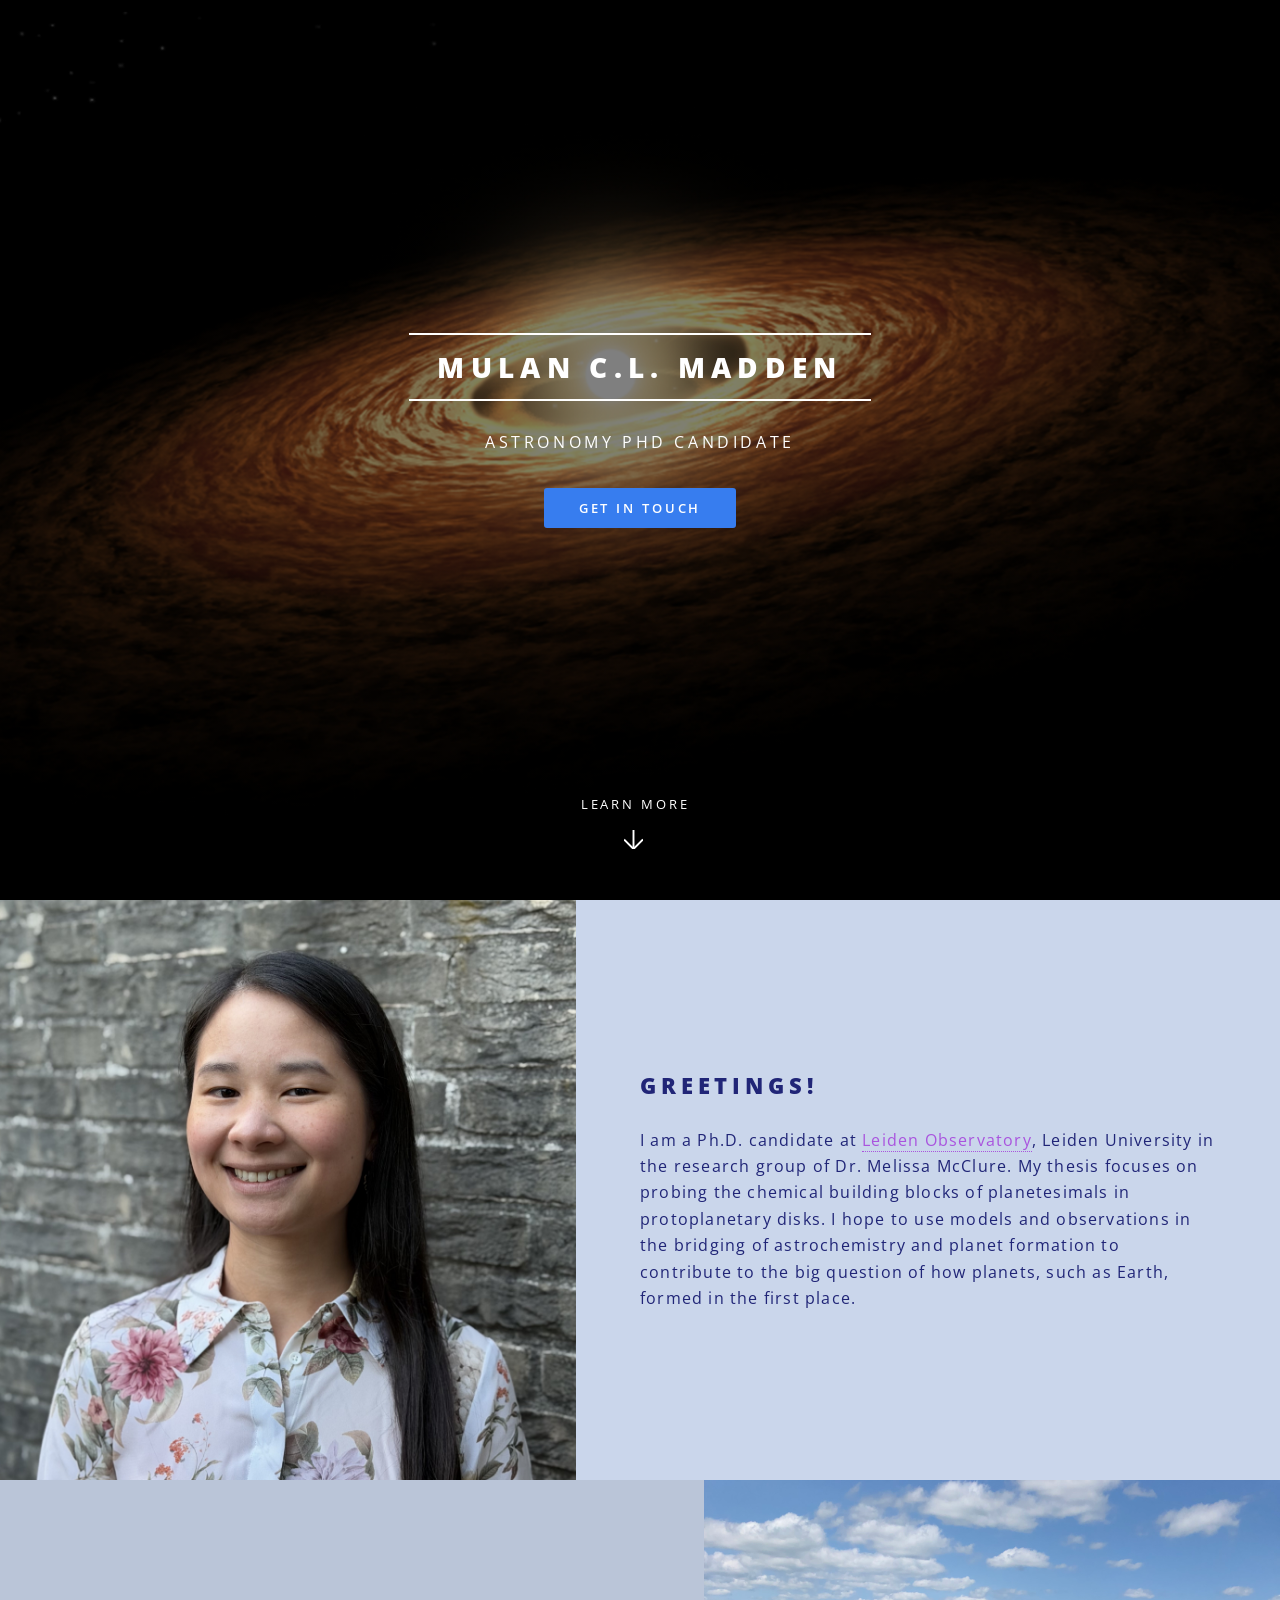
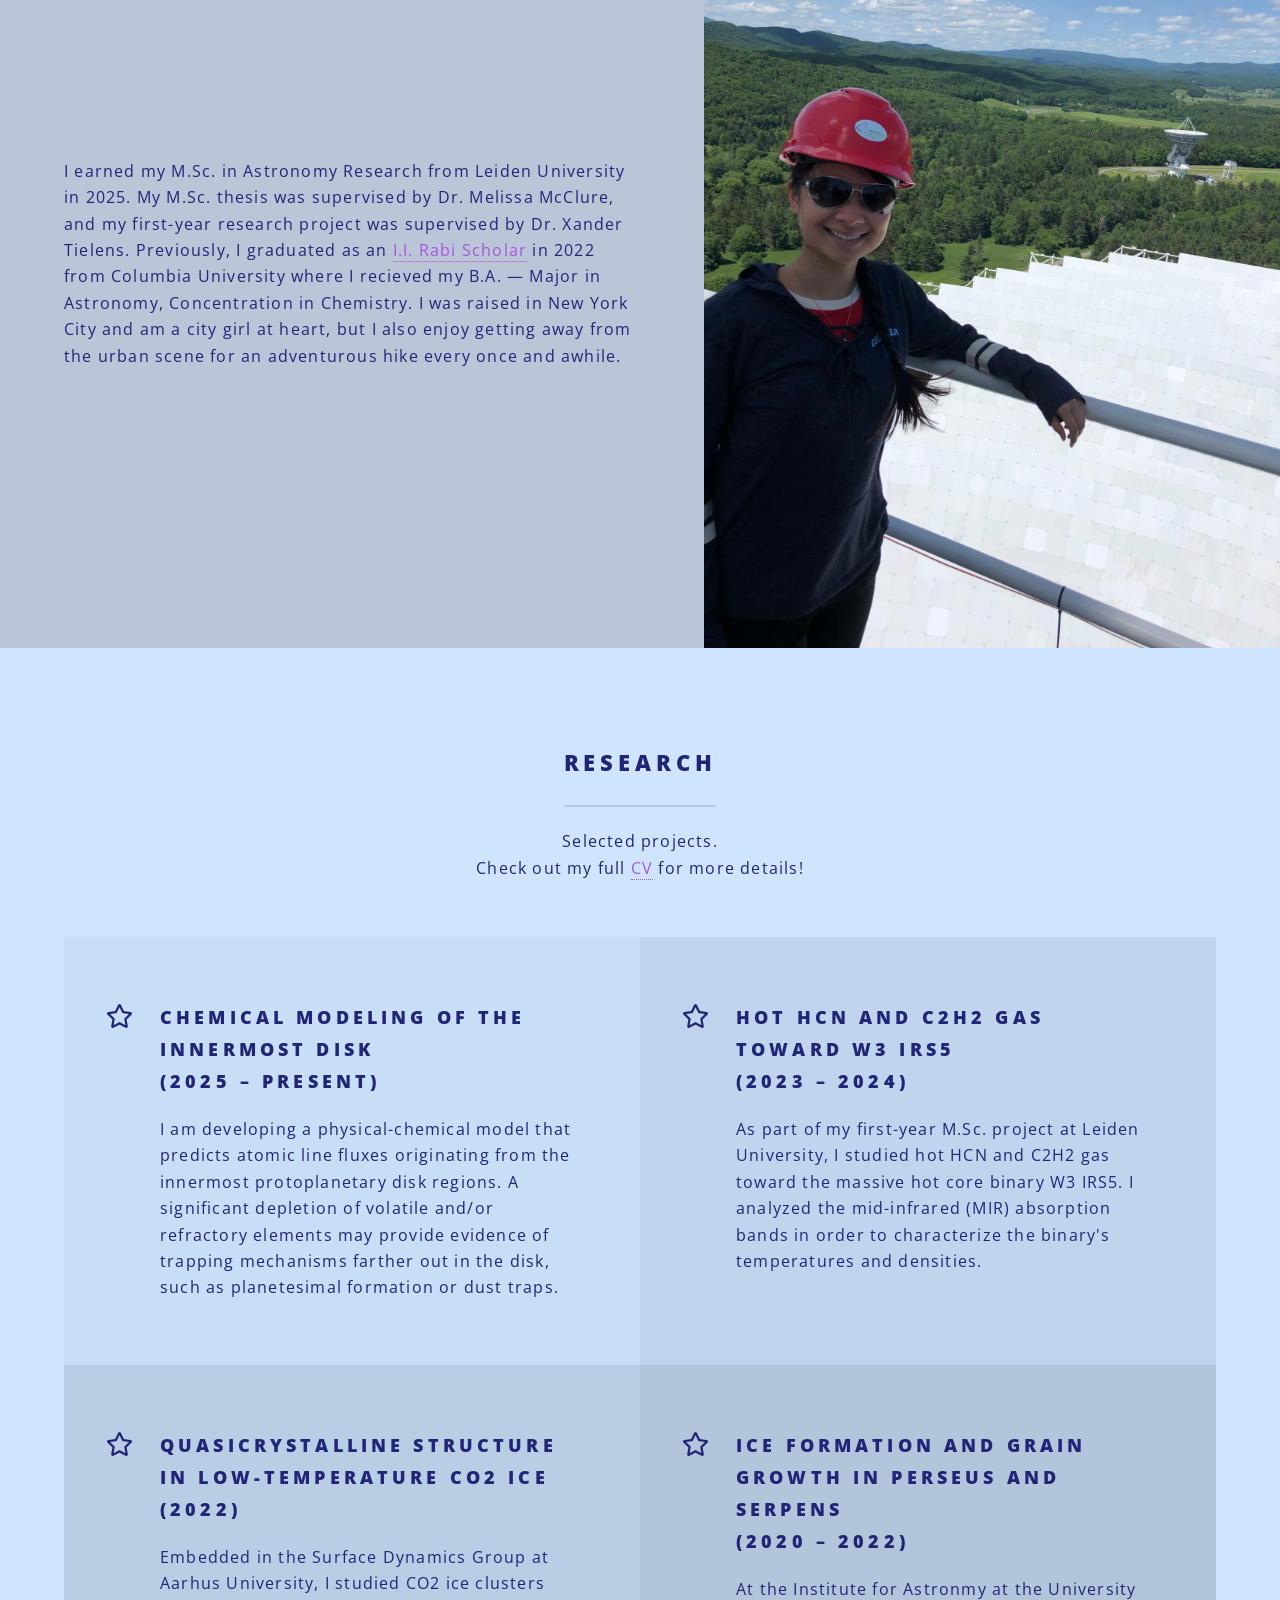
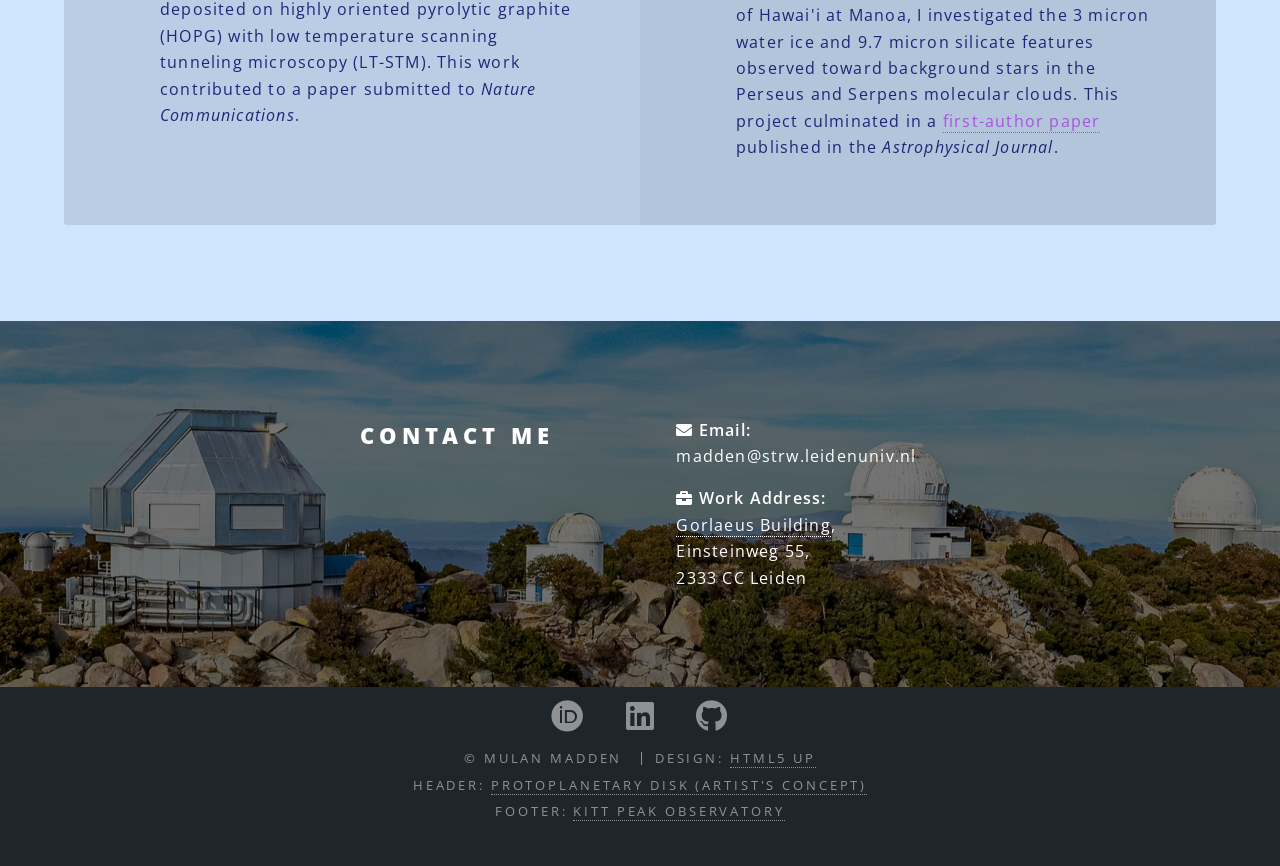
<file: index.html>
<!DOCTYPE HTML>
<!--
	Spectral by HTML5 UP
	html5up.net | @ajlkn
	Free for personal and commercial use under the CCA 3.0 license (html5up.net/license)
-->
<html>
	<head>
		<title>mclmadden</title>
		<meta charset="utf-8" />
		<meta name="viewport" content="width=device-width, initial-scale=1, user-scalable=no" />
		<link rel="stylesheet" href="assets/css/main.css" />
		<noscript><link rel="stylesheet" href="assets/css/noscript.css" /></noscript>
	</head>
	<body class="landing is-preload">

		<!-- Page Wrapper -->
			<div id="page-wrapper">

				<!-- Header -->
					<!-- <header id="header" class="alt">
						<h1><a href="index.html">Spectral</a></h1>
						<nav id="nav">
							<ul>
								<li class="special">
									<a href="#menu" class="menuToggle"><span>Menu</span></a>
									<div id="menu">
										<ul>
											<li><a href="index.html">Home</a></li>
											<li><a href="generic.html">Generic</a></li>
											<li><a href="elements.html">Elements</a></li>
											<li><a href="#">Sign Up</a></li>
											<li><a href="#">Log In</a></li>
										</ul>
									</div>
								</li>
							</ul>
						</nav>
					</header> -->

				<!-- Banner -->
					<section id="banner">
						<div class="inner">
							<h2>Mulan C.L. Madden</h2>
							<p>Astronomy PhD Candidate</p>
							<ul class="actions special">
								<li><a href="#cta" class="button primary">Get In Touch</a></li>
							</ul>
						</div>
						<a href="#two" class="more scrolly">Learn More</a>
					</section>

				<!-- One -->
					<!-- <section id="one" class="wrapper style1 special">
						<div class="inner">
							<header class="major">
								<h2>Arcu aliquet vel lobortis ata nisl<br />
								eget augue amet aliquet nisl cep donec</h2>
								<p>Aliquam ut ex ut augue consectetur interdum. Donec amet imperdiet eleifend<br />
								fringilla tincidunt. Nullam dui leo Aenean mi ligula, rhoncus ullamcorper.</p>
							</header>
							<ul class="icons major">
								<li><span class="icon fa-gem major style1"><span class="label">Lorem</span></span></li>
								<li><span class="icon fa-heart major style2"><span class="label">Ipsum</span></span></li>
								<li><span class="icon solid fa-code major style3"><span class="label">Dolor</span></span></li>
							</ul>
						</div>
					</section> -->

				<!-- Two -->
					<section id="two" class="wrapper alt style1">
						<section class="spotlight">
							<div class="image"><img src="images/pfp_2026.jpg" alt="" /></div><div class="content">
								<h2>Greetings!</h2>
								<p>
									I am a Ph.D. candidate at <a href="https://www.universiteitleiden.nl/en/science/astronomy">Leiden Observatory</a>, Leiden University in the research group of Dr. Melissa McClure. 
									My thesis focuses on probing the chemical building blocks of planetesimals in protoplanetary disks.
									I hope to use models and observations in the bridging of astrochemistry and planet formation to contribute to the big question of how planets, such as Earth, formed in the first place.
								</p>
							</div>
						</section>
						<section class="spotlight">
							<div class="image"><img src="images/GBT.jpg" alt="" /></div><div class="content">
								<p>
									I earned my M.Sc. in Astronomy Research from Leiden University in 2025. 
									My M.Sc. thesis was supervised by Dr. Melissa McClure, and my first-year research project was supervised by Dr. Xander Tielens.
									Previously, I graduated as an <a href="https://urf.columbia.edu/urf/research/rabi">I.I. Rabi Scholar</a> in 2022 from Columbia University where I recieved my B.A. &#8212; Major in Astronomy, Concentration in Chemistry.
									I was raised in New York City and am a city girl at heart, but I also enjoy getting away from the urban scene for an adventurous hike every once and awhile.
								</p>
							</div>
						</section> 
					</section>
					
				<!-- Three -->
					<section id="three" class="wrapper style3 special">
						<div class="inner">
							<header class="major">
								<h2>Research</h2>
								<p> Selected projects.
									<br>Check out my full <a href="CV_github.pdf" target="_blank">CV</a> for more details!</br> 
								</p>
							</header>
							<ul class="features">
								<li class="icon fa-star">
									<h3>Chemical Modeling of the Innermost Disk <br>(2025 &#8211; present)</h3>
									<p>I am developing a physical-chemical model that predicts atomic line fluxes originating from the innermost protoplanetary disk regions.
									A significant depletion of volatile and/or refractory elements may provide evidence of trapping mechanisms farther out in the disk, such as planetesimal formation or dust traps.
									</p>
								</li>
								<li class="icon fa-star">
									<h3>Hot HCN and C2H2 Gas Toward W3 IRS5 <br>(2023 &#8211; 2024)</h3>
									<p>As part of my first-year M.Sc. project at Leiden University, I studied hot HCN and C2H2 gas toward the massive hot core binary W3 IRS5.
										I analyzed the mid-infrared (MIR) absorption bands in order to characterize the binary's temperatures and densities. 
									</p>
								</li>
								<li class="icon fa-star">
									<h3>Quasicrystalline Structure in Low-Temperature CO2 Ice <br>(2022)</h3>
									<p>Embedded in the Surface Dynamics Group at Aarhus University, I studied CO2 ice clusters deposited on highly oriented pyrolytic graphite (HOPG) with low temperature scanning tunneling microscopy (LT-STM).
									This work contributed to a paper submitted to <em>Nature Communications</em>.
									</p>
								</li>
								<li class="icon fa-star">
									<h3>Ice Formation and Grain Growth in Perseus and Serpens <br>(2020 &#8211; 2022)</h3>
									<p>At the Institute for Astronmy at the University of Hawai'i at Manoa, I investigated the 3 micron water ice and 9.7 micron silicate features observed toward background stars in the Perseus and Serpens molecular clouds.
										This project culminated in a <a href="https://ui.adsabs.harvard.edu/abs/2022ApJ...930....2M/abstract">first-author paper</a>  published in the <em>Astrophysical Journal</em>.
									</p>
								</li>
							</ul>
						</div>
					</section>

				<!-- CTA -->
					<section id="cta" class="wrapper style4">
						<div class="inner">
							<header>
								<h2>Contact Me</h2>
							</header>
							<ul class="actions stacked">
								<li>
									 <strong><span class="icon solid fa-envelope"></span> Email:</strong> 
									<br>madden&#64;<!--.example-->strw&#46;leidenuniv&#46;nl
								</li>
								<li> 
									<strong><span class="icon solid fa-briefcase"></span> Work Address:</strong>
									<br><a href="https://www.universiteitleiden.nl/en/locations/gorlaeus-building#tab-1">Gorlaeus Building</a>, 
									<br>Einsteinweg 55,
									<br>2333 CC Leiden 
								</li>
							</ul>
						</div>
					</section>
					
				<!-- Footer -->
					<footer id="footer">
						<ul class="icons">
							<li><a href="https://orcid.org/0000-0002-0913-6110" class="icon brands fa-orcid"><span class="label">ORCID</span></a></li>
							<li><a href="https://www.linkedin.com/in/mclmadden" class="icon brands fa-linkedin"><span class="label">LinkedIn</span></a></li>
							<li><a href="https://github.com/Mclmadden" class="icon brands fa-github"><span class="label">Github</span></a></li>
						</ul>
						<ul class="copyright">
							<li>&copy; Mulan Madden</li>
							<li>Design: <a href="http://html5up.net">HTML5 UP</a></li>
							<br><li:first-child>Header: <a href="https://science.nasa.gov/asset/webb/protoplanetary-disk-artists-concept/">Protoplanetary Disk (Artist's Concept)</a></li>
							<br><li:first-child>Footer: <a href="https://kpno.noirlab.edu/images/iotw2345a/">Kitt Peak Observatory</a></li>
						</ul>
					</footer>
					
			</div>
			
		<!-- Scripts -->
			<script src="assets/js/jquery.min.js"></script>
			<script src="assets/js/jquery.scrollex.min.js"></script>
			<script src="assets/js/jquery.scrolly.min.js"></script>
			<script src="assets/js/browser.min.js"></script>
			<script src="assets/js/breakpoints.min.js"></script>
			<script src="assets/js/util.js"></script>
			<script src="assets/js/main.js"></script>

	</body>
</html>
</file>
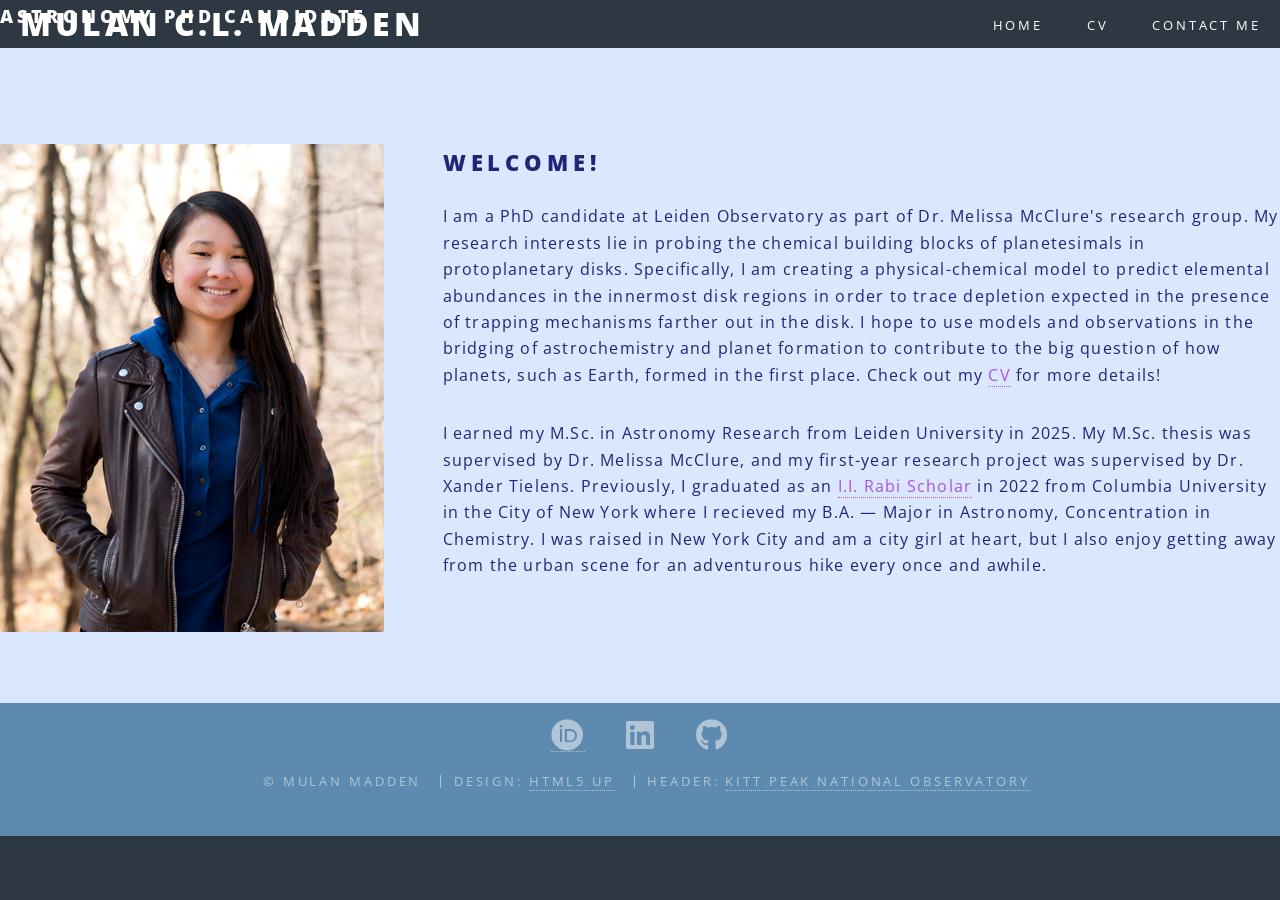
<file: home.html>
<!DOCTYPE HTML>
<!--
	Arcana by HTML5 UP
	html5up.net | @ajlkn
	Free for personal and commercial use under the CCA 3.0 license (html5up.net/license)
-->
<html>
	<head>
		<title>Mulan Madden | Home</title>
		<meta charset="utf-8" />
		<meta name="viewport" content="width=device-width, initial-scale=1, user-scalable=no" />
		<link rel="stylesheet" href="assets/css/main.css" />
	</head>
	<body class="is-preload">
		<div id="page-wrapper">

			<!-- Header -->
				<div id="header">

					<!-- Logo -->
						<h1><font size="+3"><a href="home.html" id="logo">Mulan C.L. Madden</a></font></h1>
						<h3>Astronomy PhD Candidate</h3>

					<!-- Nav -->
						<nav id="nav">
							<ul>
								<li class="current"><a href="home.html">Home</a></li>
								<!-- <li><a href="research.html">Research</a></li> -->
								<li><a href="cv.html">CV</a></li>
								<li><a href="contact.html">Contact Me</a></li>
							</ul>
						</nav>
				</div>

				<!-- Main -->
				<section class="wrapper style1">
					<div class="container">
						<div class="row gtr-200">

							<!-- Sidebar -->
							<div class="col-4 col-12-narrower">
								<div id="sidebar">
									<span class="image featured"><img src="images/jacket.jpg" alt="" /></span>

								</div>
							</div>

							<!-- Content -->
							<div class="col-8  col-12-narrower imp-narrower">
								<div id="content">
									<article>
										<header>
											<h2>Welcome!</h2>
										</header>
										
										<p>I am a PhD candidate at Leiden Observatory as part of Dr. Melissa McClure's research group.
											My research interests lie in probing the chemical building blocks of planetesimals in protoplanetary disks.
											Specifically, I am creating a physical-chemical model to predict elemental abundances in the innermost disk regions in order to trace depletion expected in the presence of trapping mechanisms farther out in the disk. 
											I hope to use models and observations in the bridging of astrochemistry and planet formation to contribute to the big question of how planets, such as Earth, formed in the first place.
											Check out my <a href="cv.html">CV</a> for more details!</p> 

										<p>I earned my M.Sc. in Astronomy Research from Leiden University in 2025. 
											My M.Sc. thesis was supervised by Dr. Melissa McClure, and my first-year research project was supervised by Dr. Xander Tielens.
											Previously, I graduated as an <a href="https://urf.columbia.edu/urf/research/rabi">I.I. Rabi Scholar</a> in 2022 from Columbia University in the City of New York where I recieved my B.A. &#8212; Major in Astronomy, Concentration in Chemistry.
											I was raised in New York City and am a city girl at heart, but I also enjoy getting away from the urban scene for an adventurous hike every once and awhile.</p>
									</article>
								</div>
							</div>
						</div>
					</div>
				</section>

			<!-- Footer -->
				<div id="footer">

					<!-- Icons -->
						<ul class="icons">
							<li><a href="https://orcid.org/0000-0002-0913-6110" class="fab fa-orcid"><span class="label"></span></a></li>
							<li><a href="https://www.linkedin.com/in/mclmadden/" class="icon brands fa-linkedin"><span class="label"></span></a></li>
							<li><a href="https://github.com/Mclmadden" class="icon brands fa-github"><span class="label"></span></a></li>
						</ul>

					<!-- Copyright -->
						<div class="copyright">
							<ul class="menu">
								<li>&copy; Mulan Madden</li>
								<li>Design: <a href="http://html5up.net">HTML5 UP</a></li>
								<li>Header: <a href="https://kpno.noirlab.edu/images/iotw2345a/">Kitt Peak National Observatory</a></li>
							</ul>
						</div>

				</div>

		</div>

		<!-- Scripts -->
			<script src="assets/js/jquery.min.js"></script>
			<script src="assets/js/jquery.dropotron.min.js"></script>
			<script src="assets/js/browser.min.js"></script>
			<script src="assets/js/breakpoints.min.js"></script>
			<script src="assets/js/util.js"></script>
			<script src="assets/js/main.js"></script>

	</body>
</html>
</file>
<file: assets/css/noscript.css>
/*
	Spectral by HTML5 UP
	html5up.net | @ajlkn
	Free for personal and commercial use under the CCA 3.0 license (html5up.net/license)
*/

/* Banner */

	body.is-preload #banner h2 {
		-moz-transform: none;
		-webkit-transform: none;
		-ms-transform: none;
		transform: none;
		opacity: 1;
	}

		body.is-preload #banner h2:before, body.is-preload #banner h2:after {
			width: 100%;
		}

	body.is-preload #banner .more {
		-moz-transform: none;
		-webkit-transform: none;
		-ms-transform: none;
		transform: none;
		opacity: 1;
	}

	body.is-preload #banner:after {
		opacity: 0;
	}
</file>
<file: assets/css/main.css>
@import url(fontawesome-all.min.css);
@import url("https://fonts.googleapis.com/css?family=Open+Sans:400,400italic,600,600italic,800,800italic");

/*
	Spectral by HTML5 UP
	html5up.net | @ajlkn
	Free for personal and commercial use under the CCA 3.0 license (html5up.net/license)
*/

html, body, div, span, applet, object,
iframe, h1, h2, h3, h4, h5, h6, p, blockquote,
pre, a, abbr, acronym, address, big, cite,
code, del, dfn, em, img, ins, kbd, q, s, samp,
small, strike, strong, sub, sup, tt, var, b,
u, i, center, dl, dt, dd, ol, ul, li, fieldset,
form, label, legend, table, caption, tbody,
tfoot, thead, tr, th, td, article, aside,
canvas, details, embed, figure, figcaption,
footer, header, hgroup, menu, nav, output, ruby,
section, summary, time, mark, audio, video {
	margin: 0;
	padding: 0;
	border: 0;
	font-size: 100%;
	font: inherit;
	vertical-align: baseline;}

article, aside, details, figcaption, figure,
footer, header, hgroup, menu, nav, section {
	display: block;}

body {
	line-height: 1;
}

ol, ul {
	list-style: none;
}

blockquote, q {
	quotes: none;
}

	blockquote:before, blockquote:after, q:before, q:after {
		content: '';
		content: none;
	}

table {
	border-collapse: collapse;
	border-spacing: 0;
}

body {
	-webkit-text-size-adjust: none;
}

mark {
	background-color: transparent;
	color: inherit;
}

input::-moz-focus-inner {
	border: 0;
	padding: 0;
}

input, select, textarea {
	-moz-appearance: none;
	-webkit-appearance: none;
	-ms-appearance: none;
	appearance: none;
}

/* Basic */

	@-ms-viewport {
		width: device-width;
	}

	html {
		box-sizing: border-box;
	}

	*, *:before, *:after {
		box-sizing: inherit;
	}

	body {
		background: #2e3842;
	}

		body.is-preload *, body.is-preload *:before, body.is-preload *:after {
			-moz-animation: none !important;
			-webkit-animation: none !important;
			-ms-animation: none !important;
			animation: none !important;
			-moz-transition: none !important;
			-webkit-transition: none !important;
			-ms-transition: none !important;
			transition: none !important;
		}

	body, input, select, textarea {
		color: #fff;
		font-family: "Open Sans", Helvetica, sans-serif;
		font-size: 15pt;
		font-weight: 400;
		letter-spacing: 0.075em;
		line-height: 1.65em;
	}

		@media screen and (max-width: 1680px) {

			body, input, select, textarea {
				font-size: 13pt;
			}

		}

		@media screen and (max-width: 1280px) {

			body, input, select, textarea {
				font-size: 12pt;
			}

		}

		@media screen and (max-width: 736px) {

			body, input, select, textarea {
				font-size: 11pt;
				letter-spacing: 0.0375em;
			}

		}

	a {
		-moz-transition: color 0.2s ease, border-bottom-color 0.2s ease;
		-webkit-transition: color 0.2s ease, border-bottom-color 0.2s ease;
		-ms-transition: color 0.2s ease, border-bottom-color 0.2s ease;
		transition: color 0.2s ease, border-bottom-color 0.2s ease;
		border-bottom: dotted 1px;
		color: #a954de; /* THIS CONTROLS LINK HOVER COLOR */
		text-decoration: none;
	}
	
		a:hover {
			border-bottom-color: transparent;
		}

	strong, b {
		color: #fff;
		font-weight: 600;
	}

	em, i {
		font-style: italic;
	}

	p {
		margin: 0 0 2em 0;
	}

	h1, h2, h3, h4, h5, h6 {
		color: #fff;
		font-weight: 800;
		letter-spacing: 0.225em;
		line-height: 1em;
		margin: 0 0 1em 0;
		text-transform: uppercase;
	}

		h1 a, h2 a, h3 a, h4 a, h5 a, h6 a {
			color: inherit;
			text-decoration: none;
		}

	h2 {
		font-size: 1.35em;
		line-height: 1.75em;
	}

		@media screen and (max-width: 736px) {

			h2 {
				font-size: 1.1em;
				line-height: 1.65em;
			}

		}

	h3 {
		font-size: 1.15em;
		line-height: 1.75em;
	}

		@media screen and (max-width: 736px) {

			h3 {
				font-size: 1em;
				line-height: 1.65em;
			}

		}

	h4 {
		font-size: 1em;
		line-height: 1.5em;
	}

	h5 {
		font-size: 0.8em;
		line-height: 1.5em;
	}

	h6 {
		font-size: 0.7em;
		line-height: 1.5em;
	}

	sub {
		font-size: 0.8em;
		position: relative;
		top: 0.5em;
	}

	sup {
		font-size: 0.8em;
		position: relative;
		top: -0.5em;
	}

	hr {
		border: 0;
		border-bottom: solid 2px #fff;
		margin: 3em 0;
	}

		hr.major {
			margin: 4.5em 0;
		}

	blockquote {
		border-left: solid 4px #fff;
		font-style: italic;
		margin: 0 0 2em 0;
		padding: 0.5em 0 0.5em 2em;
	}

	code {
		background: rgba(144, 144, 144, 0.25);
		border-radius: 3px;
		font-family: "Courier New", monospace;
		font-size: 0.9em;
		letter-spacing: 0;
		margin: 0 0.25em;
		padding: 0.25em 0.65em;
	}

	pre {
		-webkit-overflow-scrolling: touch;
		font-family: "Courier New", monospace;
		font-size: 0.9em;
		margin: 0 0 2em 0;
	}

		pre code {
			display: block;
			line-height: 1.75em;
			padding: 1em 1.5em;
			overflow-x: auto;
		}

	.align-left {
		text-align: left;
	}

	.align-center {
		text-align: center;
	}

	.align-right {
		text-align: right;
	}

/* Row */

	.row {
		display: flex;
		flex-wrap: wrap;
		box-sizing: border-box;
		align-items: stretch;
	}

		.row > * {
			box-sizing: border-box;
		}

		.row.gtr-uniform > * > :last-child {
			margin-bottom: 0;
		}

		.row.aln-left {
			justify-content: flex-start;
		}

		.row.aln-center {
			justify-content: center;
		}

		.row.aln-right {
			justify-content: flex-end;
		}

		.row.aln-top {
			align-items: flex-start;
		}

		.row.aln-middle {
			align-items: center;
		}

		.row.aln-bottom {
			align-items: flex-end;
		}

		.row > .imp {
			order: -1;
		}

		.row > .col-1 {
			width: 8.33333%;
		}

		.row > .off-1 {
			margin-left: 8.33333%;
		}

		.row > .col-2 {
			width: 16.66667%;
		}

		.row > .off-2 {
			margin-left: 16.66667%;
		}

		.row > .col-3 {
			width: 25%;
		}

		.row > .off-3 {
			margin-left: 25%;
		}

		.row > .col-4 {
			width: 33.33333%;
		}

		.row > .off-4 {
			margin-left: 33.33333%;
		}

		.row > .col-5 {
			width: 41.66667%;
		}

		.row > .off-5 {
			margin-left: 41.66667%;
		}

		.row > .col-6 {
			width: 50%;
		}

		.row > .off-6 {
			margin-left: 50%;
		}

		.row > .col-7 {
			width: 58.33333%;
		}

		.row > .off-7 {
			margin-left: 58.33333%;
		}

		.row > .col-8 {
			width: 66.66667%;
		}

		.row > .off-8 {
			margin-left: 66.66667%;
		}

		.row > .col-9 {
			width: 75%;
		}

		.row > .off-9 {
			margin-left: 75%;
		}

		.row > .col-10 {
			width: 83.33333%;
		}

		.row > .off-10 {
			margin-left: 83.33333%;
		}

		.row > .col-11 {
			width: 91.66667%;
		}

		.row > .off-11 {
			margin-left: 91.66667%;
		}

		.row > .col-12 {
			width: 100%;
		}

		.row > .off-12 {
			margin-left: 100%;
		}

		.row.gtr-0 {
			margin-top: 0;
			margin-left: 0em;
		}

			.row.gtr-0 > * {
				padding: 0 0 0 0em;
			}

			.row.gtr-0.gtr-uniform {
				margin-top: 0em;
			}

				.row.gtr-0.gtr-uniform > * {
					padding-top: 0em;
				}

		.row.gtr-25 {
			margin-top: 0;
			margin-left: -0.375em;
		}

			.row.gtr-25 > * {
				padding: 0 0 0 0.375em;
			}

			.row.gtr-25.gtr-uniform {
				margin-top: -0.375em;
			}

				.row.gtr-25.gtr-uniform > * {
					padding-top: 0.375em;
				}

		.row.gtr-50 {
			margin-top: 0;
			margin-left: -0.75em;
		}

			.row.gtr-50 > * {
				padding: 0 0 0 0.75em;
			}

			.row.gtr-50.gtr-uniform {
				margin-top: -0.75em;
			}

				.row.gtr-50.gtr-uniform > * {
					padding-top: 0.75em;
				}

		.row {
			margin-top: 0;
			margin-left: -1.5em;
		}

			.row > * {
				padding: 0 0 0 1.5em;
			}

			.row.gtr-uniform {
				margin-top: -1.5em;
			}

				.row.gtr-uniform > * {
					padding-top: 1.5em;
				}

		.row.gtr-150 {
			margin-top: 0;
			margin-left: -2.25em;
		}

			.row.gtr-150 > * {
				padding: 0 0 0 2.25em;
			}

			.row.gtr-150.gtr-uniform {
				margin-top: -2.25em;
			}

				.row.gtr-150.gtr-uniform > * {
					padding-top: 2.25em;
				}

		.row.gtr-200 {
			margin-top: 0;
			margin-left: -3em;
		}

			.row.gtr-200 > * {
				padding: 0 0 0 3em;
			}

			.row.gtr-200.gtr-uniform {
				margin-top: -3em;
			}

				.row.gtr-200.gtr-uniform > * {
					padding-top: 3em;
				}

		@media screen and (max-width: 1680px) {

			.row {
				display: flex;
				flex-wrap: wrap;
				box-sizing: border-box;
				align-items: stretch;
			}

				.row > * {
					box-sizing: border-box;
				}

				.row.gtr-uniform > * > :last-child {
					margin-bottom: 0;
				}

				.row.aln-left {
					justify-content: flex-start;
				}

				.row.aln-center {
					justify-content: center;
				}

				.row.aln-right {
					justify-content: flex-end;
				}

				.row.aln-top {
					align-items: flex-start;
				}

				.row.aln-middle {
					align-items: center;
				}

				.row.aln-bottom {
					align-items: flex-end;
				}

				.row > .imp-xlarge {
					order: -1;
				}

				.row > .col-1-xlarge {
					width: 8.33333%;
				}

				.row > .off-1-xlarge {
					margin-left: 8.33333%;
				}

				.row > .col-2-xlarge {
					width: 16.66667%;
				}

				.row > .off-2-xlarge {
					margin-left: 16.66667%;
				}

				.row > .col-3-xlarge {
					width: 25%;
				}

				.row > .off-3-xlarge {
					margin-left: 25%;
				}

				.row > .col-4-xlarge {
					width: 33.33333%;
				}

				.row > .off-4-xlarge {
					margin-left: 33.33333%;
				}

				.row > .col-5-xlarge {
					width: 41.66667%;
				}

				.row > .off-5-xlarge {
					margin-left: 41.66667%;
				}

				.row > .col-6-xlarge {
					width: 50%;
				}

				.row > .off-6-xlarge {
					margin-left: 50%;
				}

				.row > .col-7-xlarge {
					width: 58.33333%;
				}

				.row > .off-7-xlarge {
					margin-left: 58.33333%;
				}

				.row > .col-8-xlarge {
					width: 66.66667%;
				}

				.row > .off-8-xlarge {
					margin-left: 66.66667%;
				}

				.row > .col-9-xlarge {
					width: 75%;
				}

				.row > .off-9-xlarge {
					margin-left: 75%;
				}

				.row > .col-10-xlarge {
					width: 83.33333%;
				}

				.row > .off-10-xlarge {
					margin-left: 83.33333%;
				}

				.row > .col-11-xlarge {
					width: 91.66667%;
				}

				.row > .off-11-xlarge {
					margin-left: 91.66667%;
				}

				.row > .col-12-xlarge {
					width: 100%;
				}

				.row > .off-12-xlarge {
					margin-left: 100%;
				}

				.row.gtr-0 {
					margin-top: 0;
					margin-left: 0em;
				}

					.row.gtr-0 > * {
						padding: 0 0 0 0em;
					}

					.row.gtr-0.gtr-uniform {
						margin-top: 0em;
					}

						.row.gtr-0.gtr-uniform > * {
							padding-top: 0em;
						}

				.row.gtr-25 {
					margin-top: 0;
					margin-left: -0.375em;
				}

					.row.gtr-25 > * {
						padding: 0 0 0 0.375em;
					}

					.row.gtr-25.gtr-uniform {
						margin-top: -0.375em;
					}

						.row.gtr-25.gtr-uniform > * {
							padding-top: 0.375em;
						}

				.row.gtr-50 {
					margin-top: 0;
					margin-left: -0.75em;
				}

					.row.gtr-50 > * {
						padding: 0 0 0 0.75em;
					}

					.row.gtr-50.gtr-uniform {
						margin-top: -0.75em;
					}

						.row.gtr-50.gtr-uniform > * {
							padding-top: 0.75em;
						}

				.row {
					margin-top: 0;
					margin-left: -1.5em;
				}

					.row > * {
						padding: 0 0 0 1.5em;
					}

					.row.gtr-uniform {
						margin-top: -1.5em;
					}

						.row.gtr-uniform > * {
							padding-top: 1.5em;
						}

				.row.gtr-150 {
					margin-top: 0;
					margin-left: -2.25em;
				}

					.row.gtr-150 > * {
						padding: 0 0 0 2.25em;
					}

					.row.gtr-150.gtr-uniform {
						margin-top: -2.25em;
					}

						.row.gtr-150.gtr-uniform > * {
							padding-top: 2.25em;
						}

				.row.gtr-200 {
					margin-top: 0;
					margin-left: -3em;
				}

					.row.gtr-200 > * {
						padding: 0 0 0 3em;
					}

					.row.gtr-200.gtr-uniform {
						margin-top: -3em;
					}

						.row.gtr-200.gtr-uniform > * {
							padding-top: 3em;
						}

		}

		@media screen and (max-width: 1280px) {

			.row {
				display: flex;
				flex-wrap: wrap;
				box-sizing: border-box;
				align-items: stretch;
			}

				.row > * {
					box-sizing: border-box;
				}

				.row.gtr-uniform > * > :last-child {
					margin-bottom: 0;
				}

				.row.aln-left {
					justify-content: flex-start;
				}

				.row.aln-center {
					justify-content: center;
				}

				.row.aln-right {
					justify-content: flex-end;
				}

				.row.aln-top {
					align-items: flex-start;
				}

				.row.aln-middle {
					align-items: center;
				}

				.row.aln-bottom {
					align-items: flex-end;
				}

				.row > .imp-large {
					order: -1;
				}

				.row > .col-1-large {
					width: 8.33333%;
				}

				.row > .off-1-large {
					margin-left: 8.33333%;
				}

				.row > .col-2-large {
					width: 16.66667%;
				}

				.row > .off-2-large {
					margin-left: 16.66667%;
				}

				.row > .col-3-large {
					width: 25%;
				}

				.row > .off-3-large {
					margin-left: 25%;
				}

				.row > .col-4-large {
					width: 33.33333%;
				}

				.row > .off-4-large {
					margin-left: 33.33333%;
				}

				.row > .col-5-large {
					width: 41.66667%;
				}

				.row > .off-5-large {
					margin-left: 41.66667%;
				}

				.row > .col-6-large {
					width: 50%;
				}

				.row > .off-6-large {
					margin-left: 50%;
				}

				.row > .col-7-large {
					width: 58.33333%;
				}

				.row > .off-7-large {
					margin-left: 58.33333%;
				}

				.row > .col-8-large {
					width: 66.66667%;
				}

				.row > .off-8-large {
					margin-left: 66.66667%;
				}

				.row > .col-9-large {
					width: 75%;
				}

				.row > .off-9-large {
					margin-left: 75%;
				}

				.row > .col-10-large {
					width: 83.33333%;
				}

				.row > .off-10-large {
					margin-left: 83.33333%;
				}

				.row > .col-11-large {
					width: 91.66667%;
				}

				.row > .off-11-large {
					margin-left: 91.66667%;
				}

				.row > .col-12-large {
					width: 100%;
				}

				.row > .off-12-large {
					margin-left: 100%;
				}

				.row.gtr-0 {
					margin-top: 0;
					margin-left: 0em;
				}

					.row.gtr-0 > * {
						padding: 0 0 0 0em;
					}

					.row.gtr-0.gtr-uniform {
						margin-top: 0em;
					}

						.row.gtr-0.gtr-uniform > * {
							padding-top: 0em;
						}

				.row.gtr-25 {
					margin-top: 0;
					margin-left: -0.375em;
				}

					.row.gtr-25 > * {
						padding: 0 0 0 0.375em;
					}

					.row.gtr-25.gtr-uniform {
						margin-top: -0.375em;
					}

						.row.gtr-25.gtr-uniform > * {
							padding-top: 0.375em;
						}

				.row.gtr-50 {
					margin-top: 0;
					margin-left: -0.75em;
				}

					.row.gtr-50 > * {
						padding: 0 0 0 0.75em;
					}

					.row.gtr-50.gtr-uniform {
						margin-top: -0.75em;
					}

						.row.gtr-50.gtr-uniform > * {
							padding-top: 0.75em;
						}

				.row {
					margin-top: 0;
					margin-left: -1.5em;
				}

					.row > * {
						padding: 0 0 0 1.5em;
					}

					.row.gtr-uniform {
						margin-top: -1.5em;
					}

						.row.gtr-uniform > * {
							padding-top: 1.5em;
						}

				.row.gtr-150 {
					margin-top: 0;
					margin-left: -2.25em;
				}

					.row.gtr-150 > * {
						padding: 0 0 0 2.25em;
					}

					.row.gtr-150.gtr-uniform {
						margin-top: -2.25em;
					}

						.row.gtr-150.gtr-uniform > * {
							padding-top: 2.25em;
						}

				.row.gtr-200 {
					margin-top: 0;
					margin-left: -3em;
				}

					.row.gtr-200 > * {
						padding: 0 0 0 3em;
					}

					.row.gtr-200.gtr-uniform {
						margin-top: -3em;
					}

						.row.gtr-200.gtr-uniform > * {
							padding-top: 3em;
						}

		}

		@media screen and (max-width: 980px) {

			.row {
				display: flex;
				flex-wrap: wrap;
				box-sizing: border-box;
				align-items: stretch;
			}

				.row > * {
					box-sizing: border-box;
				}

				.row.gtr-uniform > * > :last-child {
					margin-bottom: 0;
				}

				.row.aln-left {
					justify-content: flex-start;
				}

				.row.aln-center {
					justify-content: center;
				}

				.row.aln-right {
					justify-content: flex-end;
				}

				.row.aln-top {
					align-items: flex-start;
				}

				.row.aln-middle {
					align-items: center;
				}

				.row.aln-bottom {
					align-items: flex-end;
				}

				.row > .imp-medium {
					order: -1;
				}

				.row > .col-1-medium {
					width: 8.33333%;
				}

				.row > .off-1-medium {
					margin-left: 8.33333%;
				}

				.row > .col-2-medium {
					width: 16.66667%;
				}

				.row > .off-2-medium {
					margin-left: 16.66667%;
				}

				.row > .col-3-medium {
					width: 25%;
				}

				.row > .off-3-medium {
					margin-left: 25%;
				}

				.row > .col-4-medium {
					width: 33.33333%;
				}

				.row > .off-4-medium {
					margin-left: 33.33333%;
				}

				.row > .col-5-medium {
					width: 41.66667%;
				}

				.row > .off-5-medium {
					margin-left: 41.66667%;
				}

				.row > .col-6-medium {
					width: 50%;
				}

				.row > .off-6-medium {
					margin-left: 50%;
				}

				.row > .col-7-medium {
					width: 58.33333%;
				}

				.row > .off-7-medium {
					margin-left: 58.33333%;
				}

				.row > .col-8-medium {
					width: 66.66667%;
				}

				.row > .off-8-medium {
					margin-left: 66.66667%;
				}

				.row > .col-9-medium {
					width: 75%;
				}

				.row > .off-9-medium {
					margin-left: 75%;
				}

				.row > .col-10-medium {
					width: 83.33333%;
				}

				.row > .off-10-medium {
					margin-left: 83.33333%;
				}

				.row > .col-11-medium {
					width: 91.66667%;
				}

				.row > .off-11-medium {
					margin-left: 91.66667%;
				}

				.row > .col-12-medium {
					width: 100%;
				}

				.row > .off-12-medium {
					margin-left: 100%;
				}

				.row.gtr-0 {
					margin-top: 0;
					margin-left: 0em;
				}

					.row.gtr-0 > * {
						padding: 0 0 0 0em;
					}

					.row.gtr-0.gtr-uniform {
						margin-top: 0em;
					}

						.row.gtr-0.gtr-uniform > * {
							padding-top: 0em;
						}

				.row.gtr-25 {
					margin-top: 0;
					margin-left: -0.375em;
				}

					.row.gtr-25 > * {
						padding: 0 0 0 0.375em;
					}

					.row.gtr-25.gtr-uniform {
						margin-top: -0.375em;
					}

						.row.gtr-25.gtr-uniform > * {
							padding-top: 0.375em;
						}

				.row.gtr-50 {
					margin-top: 0;
					margin-left: -0.75em;
				}

					.row.gtr-50 > * {
						padding: 0 0 0 0.75em;
					}

					.row.gtr-50.gtr-uniform {
						margin-top: -0.75em;
					}

						.row.gtr-50.gtr-uniform > * {
							padding-top: 0.75em;
						}

				.row {
					margin-top: 0;
					margin-left: -1.5em;
				}

					.row > * {
						padding: 0 0 0 1.5em;
					}

					.row.gtr-uniform {
						margin-top: -1.5em;
					}

						.row.gtr-uniform > * {
							padding-top: 1.5em;
						}

				.row.gtr-150 {
					margin-top: 0;
					margin-left: -2.25em;
				}

					.row.gtr-150 > * {
						padding: 0 0 0 2.25em;
					}

					.row.gtr-150.gtr-uniform {
						margin-top: -2.25em;
					}

						.row.gtr-150.gtr-uniform > * {
							padding-top: 2.25em;
						}

				.row.gtr-200 {
					margin-top: 0;
					margin-left: -3em;
				}

					.row.gtr-200 > * {
						padding: 0 0 0 3em;
					}

					.row.gtr-200.gtr-uniform {
						margin-top: -3em;
					}

						.row.gtr-200.gtr-uniform > * {
							padding-top: 3em;
						}

		}

		@media screen and (max-width: 736px) {

			.row {
				display: flex;
				flex-wrap: wrap;
				box-sizing: border-box;
				align-items: stretch;
			}

				.row > * {
					box-sizing: border-box;
				}

				.row.gtr-uniform > * > :last-child {
					margin-bottom: 0;
				}

				.row.aln-left {
					justify-content: flex-start;
				}

				.row.aln-center {
					justify-content: center;
				}

				.row.aln-right {
					justify-content: flex-end;
				}

				.row.aln-top {
					align-items: flex-start;
				}

				.row.aln-middle {
					align-items: center;
				}

				.row.aln-bottom {
					align-items: flex-end;
				}

				.row > .imp-small {
					order: -1;
				}

				.row > .col-1-small {
					width: 8.33333%;
				}

				.row > .off-1-small {
					margin-left: 8.33333%;
				}

				.row > .col-2-small {
					width: 16.66667%;
				}

				.row > .off-2-small {
					margin-left: 16.66667%;
				}

				.row > .col-3-small {
					width: 25%;
				}

				.row > .off-3-small {
					margin-left: 25%;
				}

				.row > .col-4-small {
					width: 33.33333%;
				}

				.row > .off-4-small {
					margin-left: 33.33333%;
				}

				.row > .col-5-small {
					width: 41.66667%;
				}

				.row > .off-5-small {
					margin-left: 41.66667%;
				}

				.row > .col-6-small {
					width: 50%;
				}

				.row > .off-6-small {
					margin-left: 50%;
				}

				.row > .col-7-small {
					width: 58.33333%;
				}

				.row > .off-7-small {
					margin-left: 58.33333%;
				}

				.row > .col-8-small {
					width: 66.66667%;
				}

				.row > .off-8-small {
					margin-left: 66.66667%;
				}

				.row > .col-9-small {
					width: 75%;
				}

				.row > .off-9-small {
					margin-left: 75%;
				}

				.row > .col-10-small {
					width: 83.33333%;
				}

				.row > .off-10-small {
					margin-left: 83.33333%;
				}

				.row > .col-11-small {
					width: 91.66667%;
				}

				.row > .off-11-small {
					margin-left: 91.66667%;
				}

				.row > .col-12-small {
					width: 100%;
				}

				.row > .off-12-small {
					margin-left: 100%;
				}

				.row.gtr-0 {
					margin-top: 0;
					margin-left: 0em;
				}

					.row.gtr-0 > * {
						padding: 0 0 0 0em;
					}

					.row.gtr-0.gtr-uniform {
						margin-top: 0em;
					}

						.row.gtr-0.gtr-uniform > * {
							padding-top: 0em;
						}

				.row.gtr-25 {
					margin-top: 0;
					margin-left: -0.375em;
				}

					.row.gtr-25 > * {
						padding: 0 0 0 0.375em;
					}

					.row.gtr-25.gtr-uniform {
						margin-top: -0.375em;
					}

						.row.gtr-25.gtr-uniform > * {
							padding-top: 0.375em;
						}

				.row.gtr-50 {
					margin-top: 0;
					margin-left: -0.75em;
				}

					.row.gtr-50 > * {
						padding: 0 0 0 0.75em;
					}

					.row.gtr-50.gtr-uniform {
						margin-top: -0.75em;
					}

						.row.gtr-50.gtr-uniform > * {
							padding-top: 0.75em;
						}

				.row {
					margin-top: 0;
					margin-left: -1.5em;
				}

					.row > * {
						padding: 0 0 0 1.5em;
					}

					.row.gtr-uniform {
						margin-top: -1.5em;
					}

						.row.gtr-uniform > * {
							padding-top: 1.5em;
						}

				.row.gtr-150 {
					margin-top: 0;
					margin-left: -2.25em;
				}

					.row.gtr-150 > * {
						padding: 0 0 0 2.25em;
					}

					.row.gtr-150.gtr-uniform {
						margin-top: -2.25em;
					}

						.row.gtr-150.gtr-uniform > * {
							padding-top: 2.25em;
						}

				.row.gtr-200 {
					margin-top: 0;
					margin-left: -3em;
				}

					.row.gtr-200 > * {
						padding: 0 0 0 3em;
					}

					.row.gtr-200.gtr-uniform {
						margin-top: -3em;
					}

						.row.gtr-200.gtr-uniform > * {
							padding-top: 3em;
						}

		}

		@media screen and (max-width: 480px) {

			.row {
				display: flex;
				flex-wrap: wrap;
				box-sizing: border-box;
				align-items: stretch;
			}

				.row > * {
					box-sizing: border-box;
				}

				.row.gtr-uniform > * > :last-child {
					margin-bottom: 0;
				}

				.row.aln-left {
					justify-content: flex-start;
				}

				.row.aln-center {
					justify-content: center;
				}

				.row.aln-right {
					justify-content: flex-end;
				}

				.row.aln-top {
					align-items: flex-start;
				}

				.row.aln-middle {
					align-items: center;
				}

				.row.aln-bottom {
					align-items: flex-end;
				}

				.row > .imp-xsmall {
					order: -1;
				}

				.row > .col-1-xsmall {
					width: 8.33333%;
				}

				.row > .off-1-xsmall {
					margin-left: 8.33333%;
				}

				.row > .col-2-xsmall {
					width: 16.66667%;
				}

				.row > .off-2-xsmall {
					margin-left: 16.66667%;
				}

				.row > .col-3-xsmall {
					width: 25%;
				}

				.row > .off-3-xsmall {
					margin-left: 25%;
				}

				.row > .col-4-xsmall {
					width: 33.33333%;
				}

				.row > .off-4-xsmall {
					margin-left: 33.33333%;
				}

				.row > .col-5-xsmall {
					width: 41.66667%;
				}

				.row > .off-5-xsmall {
					margin-left: 41.66667%;
				}

				.row > .col-6-xsmall {
					width: 50%;
				}

				.row > .off-6-xsmall {
					margin-left: 50%;
				}

				.row > .col-7-xsmall {
					width: 58.33333%;
				}

				.row > .off-7-xsmall {
					margin-left: 58.33333%;
				}

				.row > .col-8-xsmall {
					width: 66.66667%;
				}

				.row > .off-8-xsmall {
					margin-left: 66.66667%;
				}

				.row > .col-9-xsmall {
					width: 75%;
				}

				.row > .off-9-xsmall {
					margin-left: 75%;
				}

				.row > .col-10-xsmall {
					width: 83.33333%;
				}

				.row > .off-10-xsmall {
					margin-left: 83.33333%;
				}

				.row > .col-11-xsmall {
					width: 91.66667%;
				}

				.row > .off-11-xsmall {
					margin-left: 91.66667%;
				}

				.row > .col-12-xsmall {
					width: 100%;
				}

				.row > .off-12-xsmall {
					margin-left: 100%;
				}

				.row.gtr-0 {
					margin-top: 0;
					margin-left: 0em;
				}

					.row.gtr-0 > * {
						padding: 0 0 0 0em;
					}

					.row.gtr-0.gtr-uniform {
						margin-top: 0em;
					}

						.row.gtr-0.gtr-uniform > * {
							padding-top: 0em;
						}

				.row.gtr-25 {
					margin-top: 0;
					margin-left: -0.375em;
				}

					.row.gtr-25 > * {
						padding: 0 0 0 0.375em;
					}

					.row.gtr-25.gtr-uniform {
						margin-top: -0.375em;
					}

						.row.gtr-25.gtr-uniform > * {
							padding-top: 0.375em;
						}

				.row.gtr-50 {
					margin-top: 0;
					margin-left: -0.75em;
				}

					.row.gtr-50 > * {
						padding: 0 0 0 0.75em;
					}

					.row.gtr-50.gtr-uniform {
						margin-top: -0.75em;
					}

						.row.gtr-50.gtr-uniform > * {
							padding-top: 0.75em;
						}

				.row {
					margin-top: 0;
					margin-left: -1.5em;
				}

					.row > * {
						padding: 0 0 0 1.5em;
					}

					.row.gtr-uniform {
						margin-top: -1.5em;
					}

						.row.gtr-uniform > * {
							padding-top: 1.5em;
						}

				.row.gtr-150 {
					margin-top: 0;
					margin-left: -2.25em;
				}

					.row.gtr-150 > * {
						padding: 0 0 0 2.25em;
					}

					.row.gtr-150.gtr-uniform {
						margin-top: -2.25em;
					}

						.row.gtr-150.gtr-uniform > * {
							padding-top: 2.25em;
						}

				.row.gtr-200 {
					margin-top: 0;
					margin-left: -3em;
				}

					.row.gtr-200 > * {
						padding: 0 0 0 3em;
					}

					.row.gtr-200.gtr-uniform {
						margin-top: -3em;
					}

						.row.gtr-200.gtr-uniform > * {
							padding-top: 3em;
						}

		}

/* Section/Article */

	section.special, article.special {
		text-align: center;
	}

	header p {
		color: rgba(255, 255, 255, 0.5);
		position: relative;
		top: -0.25em;
	}

	header h3 + p {
		font-size: 1.1em;
	}

	header h4 + p,
	header h5 + p,
	header h6 + p {
		font-size: 0.9em;
	}

	header.major {
		margin: 0 0 3.5em 0;
	}

		header.major h2, header.major h3, header.major h4, header.major h5, header.major h6 {
			border-bottom: solid 2px #fff;
			display: inline-block;
			padding-bottom: 1em;
			position: relative;
		}

			header.major h2:after, header.major h3:after, header.major h4:after, header.major h5:after, header.major h6:after {
				content: '';
				display: block;
				height: 1px;
			}

		header.major p {
			color: #fff;
			top: 0;
		}

		@media screen and (max-width: 736px) {

			header.major {
				margin: 0 0 2em 0;
			}

		}

	@media screen and (max-width: 980px) {

		header br {
			display: none;
		}

	}


/* Box */

	.box {
		border-radius: 3px;
		border: solid 2px #fff;
		margin-bottom: 2em;
		padding: 1.5em;
	}

		.box > :last-child,
		.box > :last-child > :last-child,
		.box > :last-child > :last-child > :last-child {
			margin-bottom: 0;
		}

		.box.alt {
			border: 0;
			border-radius: 0;
			padding: 0;
		}

/* Icon */

	.icon {
		text-decoration: none;
		border-bottom: none;
		position: relative;
	}

		.icon:before {
			-moz-osx-font-smoothing: grayscale;
			-webkit-font-smoothing: antialiased;
			display: inline-block;
			font-style: normal;
			font-variant: normal;
			text-rendering: auto;
			line-height: 1;
			text-transform: none !important;
			font-family: 'Font Awesome 5 Free';
			font-weight: 400;
		}

		.icon > .label {
			display: none;
		}

		.icon:before {
			line-height: inherit;
		}

		.icon.solid:before {
			font-weight: 900;
		}

		.icon.brands:before {
			font-family: 'Font Awesome 5 Brands';
		}

		.icon.major {
			-moz-transform: rotate(-45deg);
			-webkit-transform: rotate(-45deg);
			-ms-transform: rotate(-45deg);
			transform: rotate(-45deg);
			border-radius: 3px;
			border: solid 2px #fff;
			display: inline-block;
			font-size: 1.35em;
			height: calc(3em + 2px);
			line-height: 3em;
			text-align: center;
			width: calc(3em + 2px);
		}

			.icon.major:before {
				-moz-transform: rotate(45deg);
				-webkit-transform: rotate(45deg);
				-ms-transform: rotate(45deg);
				transform: rotate(45deg);
				display: inline-block;
				font-size: 1.5em;
			}

			@media screen and (max-width: 736px) {

				.icon.major {
					font-size: 1em;
				}

			}

		.icon.style1 {
			color: #202577;
		}

		.icon.style2 {
			color: #202577;
		}

		.icon.style3 {
			color: #202577;
		}

/* Image */

	.image {
		border-radius: 3px;
		border: 0;
		display: inline-block;
		position: relative;
	}

		.image img {
			border-radius: 3px;
			display: block;
		}

		.image.left {
			float: left;
			margin: 0 2em 2em 0;
			top: 0.25em;
		}

		.image.right {
			float: right;
			margin: 0 0 2em 2em;
			top: 0.25em;
		}

		.image.left, .image.right {
			max-width: 40%;
		}

			.image.left img, .image.right img {
				width: 100%;
			}

		.image.fit {
			display: block;
			margin: 0 0 2em 0;
			width: 100%;
		}

			.image.fit img {
				width: 100%;
			}

/* List */

	ol {
		list-style: decimal;
		margin: 0 0 2em 0;
		padding-left: 1.25em;
	}

		ol li {
			padding-left: 0.25em;
		}

	ul {
		list-style: disc;
		margin: 0 0 2em 0;
		padding-left: 1em;
	}

		ul li {
			padding-left: 0.5em;
		}

		ul.alt {
			list-style: none;
			padding-left: 0;
		}

			ul.alt li {
				border-top: solid 1px #fff;
				padding: 0.5em 0;
			}

				ul.alt li:first-child {
					border-top: 0;
					padding-top: 0;
				}

	dl {
		margin: 0 0 2em 0;
	}

/* Actions */

	ul.actions {
		display: -moz-flex;
		display: -webkit-flex;
		display: -ms-flex;
		display: flex;
		cursor: default;
		list-style: none;
		margin-left: -1em;
		padding-left: 0;
	}

		ul.actions li {
			padding: 0 0 0 1em;
			vertical-align: middle;
		}

		ul.actions.special {
			-moz-justify-content: center;
			-webkit-justify-content: center;
			-ms-justify-content: center;
			justify-content: center;
			width: 100%;
			margin-left: 0;
		}

			ul.actions.special li:first-child {
				padding-left: 0;
			}

		ul.actions.stacked {
			-moz-flex-direction: column;
			-webkit-flex-direction: column;
			-ms-flex-direction: column;
			flex-direction: column;
			margin-left: 0;
		}

			ul.actions.stacked li {
				padding: 1em 0 0 0;
			}

				ul.actions.stacked li:first-child {
					padding-top: 0;
				}

		ul.actions.fit {
			width: calc(100% + 1em);
		}

			ul.actions.fit li {
				-moz-flex-grow: 1;
				-webkit-flex-grow: 1;
				-ms-flex-grow: 1;
				flex-grow: 1;
				-moz-flex-shrink: 1;
				-webkit-flex-shrink: 1;
				-ms-flex-shrink: 1;
				flex-shrink: 1;
				width: 100%;
			}

				ul.actions.fit li > * {
					width: 100%;
				}

			ul.actions.fit.stacked {
				width: 100%;
			}

		@media screen and (max-width: 480px) {

			ul.actions:not(.fixed) {
				-moz-flex-direction: column;
				-webkit-flex-direction: column;
				-ms-flex-direction: column;
				flex-direction: column;
				margin-left: 0;
				width: 100% !important;
			}

				ul.actions:not(.fixed) li {
					-moz-flex-grow: 1;
					-webkit-flex-grow: 1;
					-ms-flex-grow: 1;
					flex-grow: 1;
					-moz-flex-shrink: 1;
					-webkit-flex-shrink: 1;
					-ms-flex-shrink: 1;
					flex-shrink: 1;
					padding: 1em 0 0 0;
					text-align: center;
					width: 100%;
				}

					ul.actions:not(.fixed) li > * {
						width: 100%;
					}

					ul.actions:not(.fixed) li:first-child {
						padding-top: 0;
					}

					ul.actions:not(.fixed) li input[type="submit"],
					ul.actions:not(.fixed) li input[type="reset"],
					ul.actions:not(.fixed) li input[type="button"],
					ul.actions:not(.fixed) li button,
					ul.actions:not(.fixed) li .button {
						width: 100%;
					}

						ul.actions:not(.fixed) li input[type="submit"].icon:before,
						ul.actions:not(.fixed) li input[type="reset"].icon:before,
						ul.actions:not(.fixed) li input[type="button"].icon:before,
						ul.actions:not(.fixed) li button.icon:before,
						ul.actions:not(.fixed) li .button.icon:before {
							margin-left: -0.5em;
						}

		}

/* Icons */

	ul.icons {
		cursor: default;
		list-style: none;
		padding-left: 0;
	}

		ul.icons li {
			display: inline-block;
			padding: 0 1em 0 0;
		}

			ul.icons li:last-child {
				padding-right: 0 !important;
			}

		ul.icons.major {
			padding: 1em 0;
		}

			ul.icons.major li {
				padding-right: 3.5em;
			}

				@media screen and (max-width: 736px) {

					ul.icons.major li {
						padding: 0 1em !important;
					}

				}

/* Table */

	.table-wrapper {
		-webkit-overflow-scrolling: touch;
		overflow-x: auto;
	}

	table {
		margin: 0 0 2em 0;
		width: 100%;
	}

		table tbody tr {
			border: solid 1px #fff;
			border-left: 0;
			border-right: 0;
		}

			table tbody tr:nth-child(2n + 1) {
				background-color: rgba(144, 144, 144, 0.25);
			}

		table td {
			padding: 0.75em 0.75em;
		}

		table th {
			color: #fff;
			font-size: 0.9em;
			font-weight: 600;
			padding: 0 0.75em 0.75em 0.75em;
			text-align: left;
		}

		table thead {
			border-bottom: solid 2px #fff;
		}

		table tfoot {
			border-top: solid 2px #fff;
		}

		table.alt {
			border-collapse: separate;
		}

			table.alt tbody tr td {
				border: solid 1px #fff;
				border-left-width: 0;
				border-top-width: 0;
			}

				table.alt tbody tr td:first-child {
					border-left-width: 1px;
				}

			table.alt tbody tr:first-child td {
				border-top-width: 1px;
			}

			table.alt thead {
				border-bottom: 0;
			}

			table.alt tfoot {
				border-top: 0;
			}

/* Button */

	input[type="submit"],
	input[type="reset"],
	input[type="button"],
	button,
	.button {
		-moz-appearance: none;
		-webkit-appearance: none;
		-ms-appearance: none;
		appearance: none;
		-moz-transition: background-color 0.2s ease-in-out, color 0.2s ease-in-out;
		-webkit-transition: background-color 0.2s ease-in-out, color 0.2s ease-in-out;
		-ms-transition: background-color 0.2s ease-in-out, color 0.2s ease-in-out;
		transition: background-color 0.2s ease-in-out, color 0.2s ease-in-out;
		background-color: transparent;
		border-radius: 3px;
		border: 0;
		box-shadow: inset 0 0 0 2px #fff;
		color: #fff;
		cursor: pointer;
		display: inline-block;
		font-size: 0.8em;
		font-weight: 600;
		height: 3.125em;
		letter-spacing: 0.225em;
		line-height: 3.125em;
		max-width: 30em;
		padding: 0 2.75em;
		text-align: center;
		text-decoration: none;
		text-transform: uppercase;
		white-space: nowrap;
		overflow: hidden;
		text-overflow: ellipsis;
	}

		input[type="submit"]:hover,
		input[type="reset"]:hover,
		input[type="button"]:hover,
		button:hover,
		.button:hover {
			background-color: rgba(144, 144, 144, 0.25);
		}

		input[type="submit"]:active,
		input[type="reset"]:active,
		input[type="button"]:active,
		button:active,
		.button:active {
			background-color: rgba(144, 144, 144, 0.5);
		}

		input[type="submit"].icon:before,
		input[type="reset"].icon:before,
		input[type="button"].icon:before,
		button.icon:before,
		.button.icon:before {
			margin-right: 0.5em;
		}

		input[type="submit"].fit,
		input[type="reset"].fit,
		input[type="button"].fit,
		button.fit,
		.button.fit {
			width: 100%;
		}

		input[type="submit"].small,
		input[type="reset"].small,
		input[type="button"].small,
		button.small,
		.button.small {
			font-size: 0.8em;
		}

		input[type="submit"].large,
		input[type="reset"].large,
		input[type="button"].large,
		button.large,
		.button.large {
			font-size: 1.35em;
		}

		input[type="submit"].primary,
		input[type="reset"].primary,
		input[type="button"].primary,
		button.primary,
		.button.primary {
			background-color: #377def;
			box-shadow: none !important;
			color: #ffffff !important;
		}

			input[type="submit"].primary:hover,
			input[type="reset"].primary:hover,
			input[type="button"].primary:hover,
			button.primary:hover,
			.button.primary:hover {
				background-color: #69a4f2 !important;
			}

			input[type="submit"].primary:active,
			input[type="reset"].primary:active,
			input[type="button"].primary:active,
			button.primary:active,
			.button.primary:active {
				background-color: #69a4f2 !important;
			}

		input[type="submit"].disabled, input[type="submit"]:disabled,
		input[type="reset"].disabled,
		input[type="reset"]:disabled,
		input[type="button"].disabled,
		input[type="button"]:disabled,
		button.disabled,
		button:disabled,
		.button.disabled,
		.button:disabled {
			pointer-events: none;
			opacity: 0.25;
		}

		@media screen and (max-width: 736px) {

			input[type="submit"],
			input[type="reset"],
			input[type="button"],
			button,
			.button {
				height: 3.75em;
				line-height: 3.75em;
			}

		}

/* Features */

	.features {
		display: -moz-flex;
		display: -webkit-flex;
		display: -ms-flex;
		display: flex;
		-moz-flex-wrap: wrap;
		-webkit-flex-wrap: wrap;
		-ms-flex-wrap: wrap;
		flex-wrap: wrap;
		-moz-justify-content: center;
		-webkit-justify-content: center;
		-ms-justify-content: center;
		justify-content: center;
		list-style: none;
		padding: 0;
		width: 100%;
	}

		.features li {
			padding: 4em 4em 2em 6em ;
			display: block;
			position: relative;
			text-align: left;
			width: 50%;
		}

			.features li:nth-child(1) {
				background-color: rgba(0, 0, 0, 0.035);
			}

			.features li:nth-child(2) {
				background-color: rgba(0, 0, 0, 0.07);
			}

			.features li:nth-child(3) {
				background-color: rgba(0, 0, 0, 0.105);
			}

			.features li:nth-child(4) {
				background-color: rgba(0, 0, 0, 0.14);
			}

			.features li:nth-child(5) {
				background-color: rgba(0, 0, 0, 0.175);
			}

			.features li:nth-child(6) {
				background-color: rgba(0, 0, 0, 0.21);
			}

			.features li:nth-child(7) {
				background-color: rgba(0, 0, 0, 0.245);
			}

			.features li:nth-child(8) {
				background-color: rgba(0, 0, 0, 0.28);
			}

			.features li:nth-child(9) {
				background-color: rgba(0, 0, 0, 0.315);
			}

			.features li:nth-child(10) {
				background-color: rgba(0, 0, 0, 0.35);
			}
			
			.features li:before {
				display: block;
				color: #202577;
				position: absolute;
				left: 1.75em;
				top: 2.75em;
				font-size: 1.5em;
			}

			.features li:nth-child(1) {
				border-top-left-radius: 3px;
			}

			.features li:nth-child(2) {
				border-top-right-radius: 3px;
			}

			.features li:nth-last-child(1) {
				border-bottom-right-radius: 3px;
			}

			.features li:nth-last-child(2) {
				border-bottom-left-radius: 3px;
			}

			@media screen and (max-width: 980px) {

				.features li {
					padding: 3em 2em 1em 2em ;
					text-align: center;
				}

					.features li:before {
						left: 0;
						margin: 0 0 1em 0;
						position: relative;
						top: 0;
					}

			}

			@media screen and (max-width: 736px) {

				.features li {
					padding: 3em 0 1em 0 ;
					background-color: transparent !important; 
					border-top: solid 2px #fff;
					width: 100%;
				}

					.features li:first-child {
						border-top: 0;
					}

			}

/* Spotlight */

	.spotlight {
		-moz-align-items: center;
		-webkit-align-items: center;
		-ms-align-items: center;
		align-items: center;
		display: -moz-flex;
		display: -webkit-flex;
		display: -ms-flex;
		display: flex;
	}

		.spotlight .image {
			-moz-order: 1;
			-webkit-order: 1;
			-ms-order: 1;
			order: 1;
			border-radius: 0;
			width: 40%;
		}

			.spotlight .image img {
				border-radius: 0;
				width: 100%;
			}

		.spotlight .content {
			padding: 2em 4em 0.1em 4em ;
			-moz-order: 2;
			-webkit-order: 2;
			-ms-order: 2;
			order: 2;
			max-width: 48em;
			width: 60%;
		}

		.spotlight:nth-child(2n) {
			-moz-flex-direction: row-reverse;
			-webkit-flex-direction: row-reverse;
			-ms-flex-direction: row-reverse;
			flex-direction: row-reverse;
		}

		.spotlight:nth-child(1) {
			background-color: rgba(0, 0, 0, 0.075);
		}

		.spotlight:nth-child(2) {
			background-color: rgba(0, 0, 0, 0.15);
		}

		.spotlight:nth-child(3) {
			background-color: rgba(0, 0, 0, 0.225);
		}

		.spotlight:nth-child(4) {
			background-color: rgba(0, 0, 0, 0.3);
		}

		.spotlight:nth-child(5) {
			background-color: rgba(0, 0, 0, 0.375);
		}

		.spotlight:nth-child(6) {
			background-color: rgba(0, 0, 0, 0.45);
		}

		.spotlight:nth-child(7) {
			background-color: rgba(0, 0, 0, 0.525);
		}

		.spotlight:nth-child(8) {
			background-color: rgba(0, 0, 0, 0.6);
		}

		.spotlight:nth-child(9) {
			background-color: rgba(0, 0, 0, 0.675);
		}

		.spotlight:nth-child(10) {
			background-color: rgba(0, 0, 0, 0.75);
		}

		@media screen and (max-width: 1280px) {

			.spotlight .image {
				width: 45%;
			}

			.spotlight .content {
				width: 55%;
			}

		}

		@media screen and (max-width: 980px) {
 
			.spotlight,
			.spotlight:nth-child(2n) {
				-moz-flex-direction: column;
				-webkit-flex-direction: column;
				-ms-flex-direction: column;
				flex-direction: column;
				display: -moz-flex;
				display: -webkit-flex;
				display: -ms-flex;
				display: flex;
			}
 
				.spotlight br {
					display: none;
				}
 
				.spotlight .image {
					width: 100%;
				}
 
				.spotlight .content {
					padding: 4em 3em 2em 3em ;
					max-width: none;
					text-align: center;
					width: 100%;
				}
				
				.spotlight:nth-child(1) .content,
				.spotlight:nth-child(2) .content {
					-moz-order: 1;
					-webkit-order: 1;
					-ms-order: 1;
					order: 1;
				}
 
				.spotlight:nth-child(1) .image,
				.spotlight:nth-child(2) .image {
					-moz-order: 2;
					-webkit-order: 2;
					-ms-order: 2;
					order: 2;
				}
				
		}


		@media screen and (max-width: 736px) {

			.spotlight .content {
				padding: 3em 2em 1em 2em ;
			}

		}

/* Wrapper */

	.wrapper {
		padding: 6em 0 4em 0 ;
	}

		.wrapper > .inner {
			width: 60em;
			margin: 0 auto;
		}

			@media screen and (max-width: 1280px) {

				.wrapper > .inner {
					width: 90%;
				}

			}

			@media screen and (max-width: 980px) {

				.wrapper > .inner {
					width: 100%;
				}

			}

		.wrapper.alt {
			padding: 0;
		}

		.wrapper.style1 {
			background-color: #dae7fe;
			color: #202577;
		}

			.wrapper.style1 strong, .wrapper.style1 b {
				color: #202577;
			}

			.wrapper.style1 h2, .wrapper.style1 h3, .wrapper.style1 h4, .wrapper.style1 h5, .wrapper.style1 h6 {
				color: #202577;
			}

			.wrapper.style1 hr {
				border-color: rgba(0, 0, 0, 0.125);
			}

			.wrapper.style1 blockquote {
				border-color: rgba(0, 0, 0, 0.125);
			}

			.wrapper.style1 code {
				background: rgba(255, 255, 255, 0.075);
			}

			.wrapper.style1 header p {
				color: #202577;
			}

			.wrapper.style1 header.major h2, .wrapper.style1 header.major h3, .wrapper.style1 header.major h4, .wrapper.style1 header.major h5, .wrapper.style1 header.major h6 {
				border-color: rgba(0, 0, 0, 0.125);
			}

			.wrapper.style1 header.major p {
				color: #202577;
			}

			.wrapper.style1 label {
				color: #202577;
			}

			.wrapper.style1 input[type="text"],
			.wrapper.style1 input[type="password"],
			.wrapper.style1 input[type="email"],
			.wrapper.style1 select,
			.wrapper.style1 textarea {
				background-color: rgba(255, 255, 255, 0.075);
			}

			.wrapper.style1 select {
				background-image: url("data:image/svg+xml;charset=utf8,%3Csvg xmlns='http://www.w3.org/2000/svg' width='40' height='40' preserveAspectRatio='none' viewBox='0 0 40 40'%3E%3Cpath d='M9.4,12.3l10.4,10.4l10.4-10.4c0.2-0.2,0.5-0.4,0.9-0.4c0.3,0,0.6,0.1,0.9,0.4l3.3,3.3c0.2,0.2,0.4,0.5,0.4,0.9 c0,0.4-0.1,0.6-0.4,0.9L20.7,31.9c-0.2,0.2-0.5,0.4-0.9,0.4c-0.3,0-0.6-0.1-0.9-0.4L4.3,17.3c-0.2-0.2-0.4-0.5-0.4-0.9 c0-0.4,0.1-0.6,0.4-0.9l3.3-3.3c0.2-0.2,0.5-0.4,0.9-0.4S9.1,12.1,9.4,12.3z' fill='rgba(0, 0, 0, 0.125)' /%3E%3C/svg%3E");
			}

				.wrapper.style1 select option {
					color: #ffffff;
					background: #21b2a6;
				}

			.wrapper.style1 input[type="checkbox"] + label,
			.wrapper.style1 input[type="radio"] + label {
				color: #c8ece9;
			}

				.wrapper.style1 input[type="checkbox"] + label:before,
				.wrapper.style1 input[type="radio"] + label:before {
					background: rgba(255, 255, 255, 0.075);
				}

			.wrapper.style1 input[type="checkbox"]:checked + label:before,
			.wrapper.style1 input[type="radio"]:checked + label:before {
				background: #ffffff;
				color: #21b2a6;
			}

			.wrapper.style1 ::-webkit-input-placeholder {
				color: #a6e0db !important;
			}

			.wrapper.style1 :-moz-placeholder {
				color: #a6e0db !important;
			}

			.wrapper.style1 ::-moz-placeholder {
				color: #a6e0db !important;
			}

			.wrapper.style1 :-ms-input-placeholder {
				color: #a6e0db !important;
			}

			.wrapper.style1 .formerize-placeholder {
				color: #a6e0db !important;
			}

			.wrapper.style1 .icon.major {
				border-color: rgba(0, 0, 0, 0.125);
			}

			.wrapper.style1 ul.alt li {
				border-color: rgba(0, 0, 0, 0.125);
			}

			.wrapper.style1 table tbody tr {
				border-color: rgba(0, 0, 0, 0.125);
			}

				.wrapper.style1 table tbody tr:nth-child(2n + 1) {
					background-color: rgba(255, 255, 255, 0.075);
				}

			.wrapper.style1 table th {
				color: #ffffff;
			}

			.wrapper.style1 table thead {
				border-color: rgba(0, 0, 0, 0.125);
			}

			.wrapper.style1 table tfoot {
				border-color: rgba(0, 0, 0, 0.125);
			}

			.wrapper.style1 table.alt tbody tr td {
				border-color: rgba(0, 0, 0, 0.125);
			}

			.wrapper.style1 input[type="submit"],
			.wrapper.style1 input[type="reset"],
			.wrapper.style1 input[type="button"],
			.wrapper.style1 button,
			.wrapper.style1 .button {
				box-shadow: inset 0 0 0 2px rgba(0, 0, 0, 0.125);
				color: #ffffff;
			}

				.wrapper.style1 input[type="submit"]:hover,
				.wrapper.style1 input[type="reset"]:hover,
				.wrapper.style1 input[type="button"]:hover,
				.wrapper.style1 button:hover,
				.wrapper.style1 .button:hover {
					background-color: rgba(255, 255, 255, 0.075);
				}

				.wrapper.style1 input[type="submit"]:active,
				.wrapper.style1 input[type="reset"]:active,
				.wrapper.style1 input[type="button"]:active,
				.wrapper.style1 button:active,
				.wrapper.style1 .button:active {
					background-color: rgba(255, 255, 255, 0.2);
				}

			@media screen and (max-width: 736px) {

				.wrapper.style1 .features li {
					border-top-color: rgba(0, 0, 0, 0.125);
				}

			}

		.wrapper.style2 {
			background-color: #2e3842;
		}

		.wrapper.style3 {
			background-color: #cfe5ff;
			color: #202577;
		}

			.wrapper.style3 strong, .wrapper.style3 b {
				color: #202577;
			}

			.wrapper.style3 h2, .wrapper.style3 h3, .wrapper.style3 h4, .wrapper.style3 h5, .wrapper.style3 h6 {
				color: #202577;
			}

			.wrapper.style3 hr {
				border-color: rgba(0, 0, 0, 0.125);
			}

			.wrapper.style3 blockquote {
				border-color: rgba(0, 0, 0, 0.125);
			}

			.wrapper.style3 code {
				background: rgba(255, 255, 255, 0.075);
			}

			.wrapper.style3 header p {
				color: #202577;
			}

			.wrapper.style3 header.major h2, .wrapper.style3 header.major h3, .wrapper.style3 header.major h4, .wrapper.style3 header.major h5, .wrapper.style3 header.major h6 {
				border-color: rgba(0, 0, 0, 0.125);
			}

			.wrapper.style3 header.major p {
				color: #202577;
			}

			.wrapper.style3 label {
				color: #202577;
			}

			.wrapper.style3 input[type="text"],
			.wrapper.style3 input[type="password"],
			.wrapper.style3 input[type="email"],
			.wrapper.style3 select,
			.wrapper.style3 textarea {
				background-color: rgba(255, 255, 255, 0.075);
			}

			.wrapper.style3 select {
				background-image: url("data:image/svg+xml;charset=utf8,%3Csvg xmlns='http://www.w3.org/2000/svg' width='40' height='40' preserveAspectRatio='none' viewBox='0 0 40 40'%3E%3Cpath d='M9.4,12.3l10.4,10.4l10.4-10.4c0.2-0.2,0.5-0.4,0.9-0.4c0.3,0,0.6,0.1,0.9,0.4l3.3,3.3c0.2,0.2,0.4,0.5,0.4,0.9 c0,0.4-0.1,0.6-0.4,0.9L20.7,31.9c-0.2,0.2-0.5,0.4-0.9,0.4c-0.3,0-0.6-0.1-0.9-0.4L4.3,17.3c-0.2-0.2-0.4-0.5-0.4-0.9 c0-0.4,0.1-0.6,0.4-0.9l3.3-3.3c0.2-0.2,0.5-0.4,0.9-0.4S9.1,12.1,9.4,12.3z' fill='rgba(0, 0, 0, 0.125)' /%3E%3C/svg%3E");
			}

				.wrapper.style3 select option {
					color: #ffffff;
					background: #505393;
				}

			.wrapper.style3 input[type="checkbox"] + label,
			.wrapper.style3 input[type="radio"] + label {
				color: #d3d4e4;
			}

				.wrapper.style3 input[type="checkbox"] + label:before,
				.wrapper.style3 input[type="radio"] + label:before {
					background: rgba(255, 255, 255, 0.075);
				}

			.wrapper.style3 input[type="checkbox"]:checked + label:before,
			.wrapper.style3 input[type="radio"]:checked + label:before {
				background: #ffffff;
				color: #505393;
			}

			.wrapper.style3 ::-webkit-input-placeholder {
				color: #b9bad4 !important;
			}

			.wrapper.style3 :-moz-placeholder {
				color: #b9bad4 !important;
			}

			.wrapper.style3 ::-moz-placeholder {
				color: #b9bad4 !important;
			}

			.wrapper.style3 :-ms-input-placeholder {
				color: #b9bad4 !important;
			}

			.wrapper.style3 .formerize-placeholder {
				color: #b9bad4 !important;
			}

			.wrapper.style3 .icon.major {
				border-color: rgba(0, 0, 0, 0.125);
			}

			.wrapper.style3 ul.alt li {
				border-color: rgba(0, 0, 0, 0.125);
			}

			.wrapper.style3 table tbody tr {
				border-color: rgba(0, 0, 0, 0.125);
			}

				.wrapper.style3 table tbody tr:nth-child(2n + 1) {
					background-color: rgba(255, 255, 255, 0.075);
				}

			.wrapper.style3 table th {
				color: #ffffff;
			}

			.wrapper.style3 table thead {
				border-color: rgba(0, 0, 0, 0.125);
			}

			.wrapper.style3 table tfoot {
				border-color: rgba(0, 0, 0, 0.125);
			}

			.wrapper.style3 table.alt tbody tr td {
				border-color: rgba(0, 0, 0, 0.125);
			}

			.wrapper.style3 input[type="submit"],
			.wrapper.style3 input[type="reset"],
			.wrapper.style3 input[type="button"],
			.wrapper.style3 button,
			.wrapper.style3 .button {
				box-shadow: inset 0 0 0 2px rgba(0, 0, 0, 0.125);
				color: #ffffff;
			}

				.wrapper.style3 input[type="submit"]:hover,
				.wrapper.style3 input[type="reset"]:hover,
				.wrapper.style3 input[type="button"]:hover,
				.wrapper.style3 button:hover,
				.wrapper.style3 .button:hover {
					background-color: rgba(255, 255, 255, 0.075);
				}

				.wrapper.style3 input[type="submit"]:active,
				.wrapper.style3 input[type="reset"]:active,
				.wrapper.style3 input[type="button"]:active,
				.wrapper.style3 button:active,
				.wrapper.style3 .button:active {
					background-color: rgba(255, 255, 255, 0.2);
				}

			@media screen and (max-width: 736px) {

				.wrapper.style3 .features li {
					border-top-color: rgba(0, 0, 0, 0.125);
				}

			}

		.wrapper.style4 {
			/* background-color: transparent; */
			background-image: linear-gradient(rgba(0,0,0,0.55), rgba(0,0,0,0.55)), url("../../images/kitt_peak.jpg");
			background-position: center center;
			background-repeat: no-repeat;
			background-size: cover;
		}

		.wrapper.style5 {
			background-color: #ffffff;
			color: #4E4852;
		}

			.wrapper.style5 strong, .wrapper.style5 b {
				color: #2E3842;
			}

			.wrapper.style5 h2, .wrapper.style5 h3, .wrapper.style5 h4, .wrapper.style5 h5, .wrapper.style5 h6 {
				color: #2E3842;
			}

			.wrapper.style5 hr {
				border-color: #dfdfdf;
			}

			.wrapper.style5 blockquote {
				border-color: #dfdfdf;
			}

			.wrapper.style5 code {
				background: rgba(0, 0, 0, 0.0375);
			}

			.wrapper.style5 header p {
				color: #8E8892;
			}

			.wrapper.style5 header.major h2, .wrapper.style5 header.major h3, .wrapper.style5 header.major h4, .wrapper.style5 header.major h5, .wrapper.style5 header.major h6 {
				border-color: #dfdfdf;
			}

			.wrapper.style5 header.major p {
				color: #4E4852;
			}

			.wrapper.style5 label {
				color: #2E3842;
			}

			.wrapper.style5 input[type="text"],
			.wrapper.style5 input[type="password"],
			.wrapper.style5 input[type="email"],
			.wrapper.style5 select,
			.wrapper.style5 textarea {
				background-color: rgba(0, 0, 0, 0.0375);
			}

			.wrapper.style5 select {
				background-image: url("data:image/svg+xml;charset=utf8,%3Csvg xmlns='http://www.w3.org/2000/svg' width='40' height='40' preserveAspectRatio='none' viewBox='0 0 40 40'%3E%3Cpath d='M9.4,12.3l10.4,10.4l10.4-10.4c0.2-0.2,0.5-0.4,0.9-0.4c0.3,0,0.6,0.1,0.9,0.4l3.3,3.3c0.2,0.2,0.4,0.5,0.4,0.9 c0,0.4-0.1,0.6-0.4,0.9L20.7,31.9c-0.2,0.2-0.5,0.4-0.9,0.4c-0.3,0-0.6-0.1-0.9-0.4L4.3,17.3c-0.2-0.2-0.4-0.5-0.4-0.9 c0-0.4,0.1-0.6,0.4-0.9l3.3-3.3c0.2-0.2,0.5-0.4,0.9-0.4S9.1,12.1,9.4,12.3z' fill='%23dfdfdf' /%3E%3C/svg%3E");
			}

				.wrapper.style5 select option {
					color: #2E3842;
					background: #ffffff;
				}

			.wrapper.style5 input[type="checkbox"] + label,
			.wrapper.style5 input[type="radio"] + label {
				color: #4E4852;
			}

				.wrapper.style5 input[type="checkbox"] + label:before,
				.wrapper.style5 input[type="radio"] + label:before {
					background: rgba(0, 0, 0, 0.0375);
				}

			.wrapper.style5 input[type="checkbox"]:checked + label:before,
			.wrapper.style5 input[type="radio"]:checked + label:before {
				background: #2E3842;
				color: #ffffff;
			}

			.wrapper.style5 ::-webkit-input-placeholder {
				color: #8E8892 !important;
			}

			.wrapper.style5 :-moz-placeholder {
				color: #8E8892 !important;
			}

			.wrapper.style5 ::-moz-placeholder {
				color: #8E8892 !important;
			}

			.wrapper.style5 :-ms-input-placeholder {
				color: #8E8892 !important;
			}

			.wrapper.style5 .formerize-placeholder {
				color: #8E8892 !important;
			}

			.wrapper.style5 .icon.major {
				border-color: #dfdfdf;
			}

			.wrapper.style5 ul.alt li {
				border-color: #dfdfdf;
			}

			.wrapper.style5 table tbody tr {
				border-color: #dfdfdf;
			}

				.wrapper.style5 table tbody tr:nth-child(2n + 1) {
					background-color: rgba(0, 0, 0, 0.0375);
				}

			.wrapper.style5 table th {
				color: #2E3842;
			}

			.wrapper.style5 table thead {
				border-color: #dfdfdf;
			}

			.wrapper.style5 table tfoot {
				border-color: #dfdfdf;
			}

			.wrapper.style5 table.alt tbody tr td {
				border-color: #dfdfdf;
			}

			.wrapper.style5 input[type="submit"],
			.wrapper.style5 input[type="reset"],
			.wrapper.style5 input[type="button"],
			.wrapper.style5 button,
			.wrapper.style5 .button {
				box-shadow: inset 0 0 0 2px #dfdfdf;
				color: #2E3842;
			}

				.wrapper.style5 input[type="submit"]:hover,
				.wrapper.style5 input[type="reset"]:hover,
				.wrapper.style5 input[type="button"]:hover,
				.wrapper.style5 button:hover,
				.wrapper.style5 .button:hover {
					background-color: rgba(0, 0, 0, 0.0375);
				}

				.wrapper.style5 input[type="submit"]:active,
				.wrapper.style5 input[type="reset"]:active,
				.wrapper.style5 input[type="button"]:active,
				.wrapper.style5 button:active,
				.wrapper.style5 .button:active {
					background-color: rgba(0, 0, 0, 0.1);
				}

			@media screen and (max-width: 736px) {

				.wrapper.style5 .features li {
					border-top-color: #dfdfdf;
				}

			}

		@media screen and (max-width: 980px) {

			.wrapper {
				padding: 4em 3em 2em 3em ;
			}

		}

		@media screen and (max-width: 736px) {

			.wrapper {
				padding: 3em 2em 1em 2em ;
			}

		}

/* Page Wrapper */

	#page-wrapper {
		-moz-transition: opacity 0.5s ease;
		-webkit-transition: opacity 0.5s ease;
		-ms-transition: opacity 0.5s ease;
		transition: opacity 0.5s ease;
		opacity: 1;
		padding-top: 3em;
	}

		#page-wrapper:before {
			background: rgba(0, 0, 0, 0);
			content: '';
			display: block;
			display: none;
			height: 100%;
			left: 0;
			position: fixed;
			top: 0;
			width: 100%;
			z-index: 10001;
		}


/* Header */

	#header {
		-moz-transition: background-color 0.2s ease;
		-webkit-transition: background-color 0.2s ease;
		-ms-transition: background-color 0.2s ease;
		transition: background-color 0.2s ease;
		background: #2e3842;
		height: 3em;
		left: 0;
		line-height: 3em;
		position: fixed;
		top: 0;
		width: 100%;
		z-index: 10000;
	}

		#header h1 {
			-moz-transition: opacity 0.2s ease;
			-webkit-transition: opacity 0.2s ease;
			-ms-transition: opacity 0.2s ease;
			transition: opacity 0.2s ease;
			height: inherit;
			left: 1.25em;
			line-height: inherit;
			position: absolute;
			top: 0;
		}

			#header h1 a {
				border: 0;
				display: block;
				height: inherit;
				line-height: inherit;
			}

				@media screen and (max-width: 736px) {

					#header h1 a {
						font-size: 0.8em;
					}

				}

		#header nav {
			height: inherit;
			line-height: inherit;
			position: absolute;
			right: 0;
			top: 0;
		}

			#header nav > ul {
				list-style: none;
				margin: 0;
				padding: 0;
				white-space: nowrap;
			}

				#header nav > ul > li {
					display: inline-block;
					padding: 0;
				}

					#header nav > ul > li > a {
						border: 0;
						color: #fff;
						display: block;
						font-size: 0.8em;
						letter-spacing: 0.225em;
						padding: 0 1.5em;
						text-transform: uppercase;
					}

						#header nav > ul > li > a.menuToggle {
							outline: 0;
							position: relative;
						}

							#header nav > ul > li > a.menuToggle:after {
								background-image: url("images/bars.svg");
								background-position: right center;
								background-repeat: no-repeat;
								content: '';
								display: inline-block;
								height: 3.75em;
								vertical-align: top;
								width: 2em;
							}

							@media screen and (max-width: 736px) {

								#header nav > ul > li > a.menuToggle {
									padding: 0 1.5em;
								}

									#header nav > ul > li > a.menuToggle span {
										display: none;
									}

							}

						@media screen and (max-width: 736px) {

							#header nav > ul > li > a {
								padding: 0 0 0 1.5em;
							}

						}

					#header nav > ul > li:first-child {
						margin-left: 0;
					}

		#header.alt {
			background: transparent;
		}

			#header.alt h1 {
				pointer-events: none;
				opacity: 0;
			}

/* Banner */

	#banner {
		display: -moz-flex;
		display: -webkit-flex;
		display: -ms-flex;
		display: flex;
		-moz-flex-direction: column;
		-webkit-flex-direction: column;
		-ms-flex-direction: column;
		flex-direction: column;
		-moz-justify-content: center;
		-webkit-justify-content: center;
		-ms-justify-content: center;
		justify-content: center;
		cursor: default;
		height: 100vh;
		min-height: 35em;
		overflow: hidden;
		position: relative;
		text-align: center;
	}

		#banner h2 {
			-moz-transform: scale(1);
			-webkit-transform: scale(1);
			-ms-transform: scale(1);
			transform: scale(1);
			-moz-transition: -moz-transform 0.5s ease, opacity 0.5s ease;
			-webkit-transition: -webkit-transform 0.5s ease, opacity 0.5s ease;
			-ms-transition: -ms-transform 0.5s ease, opacity 0.5s ease;
			transition: transform 0.5s ease, opacity 0.5s ease;
			display: inline-block;
			font-size: 1.75em;
			opacity: 1;
			padding: 0.35em 1em;
			position: relative;
			z-index: 1;
		}

			#banner h2:before, #banner h2:after {
				-moz-transition: width 0.85s ease;
				-webkit-transition: width 0.85s ease;
				-ms-transition: width 0.85s ease;
				transition: width 0.85s ease;
				-moz-transition-delay: 0.25s;
				-webkit-transition-delay: 0.25s;
				-ms-transition-delay: 0.25s;
				transition-delay: 0.25s;
				background: #fff;
				content: '';
				display: block;
				height: 2px;
				position: absolute;
				width: 100%;
			}

			#banner h2:before {
				top: 0;
				left: 0;
			}

			#banner h2:after {
				bottom: 0;
				right: 0;
			}

		#banner p {
			letter-spacing: 0.225em;
			text-transform: uppercase;
		}

			#banner p a {
				color: inherit;
			}

		#banner .more {
			-moz-transition: -moz-transform 0.75s ease, opacity 0.75s ease;
			-webkit-transition: -webkit-transform 0.75s ease, opacity 0.75s ease;
			-ms-transition: -ms-transform 0.75s ease, opacity 0.75s ease;
			transition: transform 0.75s ease, opacity 0.75s ease;
			-moz-transition-delay: 3.5s;
			-webkit-transition-delay: 3.5s;
			-ms-transition-delay: 3.5s;
			transition-delay: 3.5s;
			-moz-transform: translateY(0);
			-webkit-transform: translateY(0);
			-ms-transform: translateY(0);
			transform: translateY(0);
			border: none;
			bottom: 0;
			color: inherit;
			font-size: 0.8em;
			height: 8.5em;
			left: 50%;
			letter-spacing: 0.225em;
			margin-left: -8.5em;
			opacity: 1;
			outline: 0;
			padding-left: 0.225em;
			position: absolute;
			text-align: center;
			text-transform: uppercase;
			width: 16em;
			z-index: 1;
		}

			#banner .more:after {
				background-image: url("images/arrow.svg");
				background-position: center;
				background-repeat: no-repeat;
				background-size: contain;
				bottom: 4em;
				content: '';
				display: block;
				height: 1.5em;
				left: 50%;
				margin: 0 0 0 -0.75em;
				position: absolute;
				width: 1.5em;
			}

		#banner:after {
			pointer-events: none;
			-moz-transition: opacity 3s ease-in-out;
			-webkit-transition: opacity 3s ease-in-out;
			-ms-transition: opacity 3s ease-in-out;
			transition: opacity 3s ease-in-out;
			-moz-transition-delay: 1.25s;
			-webkit-transition-delay: 1.25s;
			-ms-transition-delay: 1.25s;
			transition-delay: 1.25s;
			content: '';
			background: #2e3842;
			display: block;
			width: 100%;
			height: 100%;
			position: absolute;
			left: 0;
			top: 0;
			opacity: 0;
		}

		@media screen and (max-width: 736px) {

			#banner {
				padding: 7em 3em 5em 3em ;
				height: auto;
				min-height: 0;
			}

				#banner h2 {
					font-size: 1.25em;
				}

				#banner br {
					display: none;
				}

				#banner .more {
					display: none;
				}

		}

	body.is-preload #banner h2 {
		-moz-transform: scale(0.95);
		-webkit-transform: scale(0.95);
		-ms-transform: scale(0.95);
		transform: scale(0.95);
		opacity: 0;
	}

		body.is-preload #banner h2:before, body.is-preload #banner h2:after {
			width: 0;
		}

	body.is-preload #banner .more {
		-moz-transform: translateY(8.5em);
		-webkit-transform: translateY(8.5em);
		-ms-transform: translateY(8.5em);
		transform: translateY(8.5em);
		opacity: 0;
	}

	body.is-preload #banner:after {
		opacity: 1;
	}

/* CTA */

	#cta .inner {
		display: -moz-flex;
		display: -webkit-flex;
		display: -ms-flex;
		display: flex;
		max-width: 45em;
	}

		#cta .inner header {
			-moz-order: 1;
			-webkit-order: 1;
			-ms-order: 1;
			order: 1;
			padding-left: 5em;
			width: 60%;
		}

			#cta .inner header p {
				color: inherit;
			}

		#cta .inner .actions {
			-moz-order: 2;
			-webkit-order: 2;
			-ms-order: 2;
			order: 2;
			width: 50%;
		}

/* THIS OVERRIDES THE LINK COLOR OF CONTACT INFO + FOOTER IMAGE CREDITS */
		#cta a,
		#footer a {
			color: inherit;
		}

			#cta a:hover,
			#footer a:hover {
				color: inherit;
			}

		@media screen and (max-width: 980px) {

			#cta .inner {
				display: block;
				text-align: center;
			}

				#cta .inner header {
					padding-left: 0;
					padding-right: 0;
					width: 100%;
				}

				#cta .inner .actions {
					margin-left: auto;
					margin-right: auto;
					max-width: 20em;
					width: 100%;
				}

		}

		@media screen and (max-width: 736px) {

			#cta .inner .actions {
				max-width: none;
			}

		}


/* Main */

	#main > header {
		padding: 12em 0 10em 0 ;
		background-image: -moz-linear-gradient(top, rgba(0,0,0,0.5), rgba(0,0,0,0.5)), url("../../images/banner.jpg");
		background-image: -webkit-linear-gradient(top, rgba(0,0,0,0.5), rgba(0,0,0,0.5)), url("../../images/banner.jpg");
		background-image: -ms-linear-gradient(top, rgba(0,0,0,0.5), rgba(0,0,0,0.5)), url("../../images/banner.jpg");
		background-image: linear-gradient(top, rgba(0,0,0,0.5), rgba(0,0,0,0.5)), url("../../images/banner.jpg");
		background-attachment: fixed;
		background-position: center center;
		background-repeat: no-repeat;
		background-size: cover;
		text-align: center;
	}

		#main > header h2 {
			font-size: 1.75em;
			margin: 0 0 0.5em 0;
		}

		#main > header p {
			color: inherit;
			letter-spacing: 0.225em;
			text-transform: uppercase;
			top: 0;
		}

			#main > header p a {
				color: inherit;
			}

		@media screen and (max-width: 1680px) {

			#main > header {
				padding: 10em 0 8em 0 ;
			}

		}

		@media screen and (max-width: 1280px) {

			#main > header {
				padding: 8em 3em 6em 3em ;
			}

		}

		@media screen and (max-width: 980px) {

			#main > header {
				padding: 10em 3em 8em 3em ;
			}

		}

		@media screen and (max-width: 736px) {

			#main > header {
				padding: 5em 3em 3em 3em ;
			}

				#main > header h2 {
					font-size: 1.25em;
					margin: 0 0 1em 0;
				}

		}

	body.is-mobile #main > header {
		background-attachment: scroll;
	}

/* Footer */

	#footer {
		padding: 1em 0 1em 0 ;
		background-color: #5f8aaf;
		text-align: center;
	}

		#footer .icons {
			font-size: 2em;
			margin-bottom: 0.5em; 
		}

			#footer .icons a {
				color: rgba(255, 255, 255, 0.5);
			}

				#footer .icons a:hover {
					color: #fff;
				}

		#footer .copyright {
			color: rgba(255, 255, 255, 0.5);
			font-size: 0.8em;
			letter-spacing: 0.225em;
			list-style: none;
			padding: 0;
			text-transform: uppercase;
		}

			#footer .copyright li {
				border-left: solid 1px rgba(255, 255, 255, 0.5);
				display: inline-block;
				line-height: 1em;
				margin-left: 1em;
				padding-left: 1em;
			}

				#footer .copyright li:first-child {
					border-left: 0;
					margin-left: 0;
					padding-left: 0;
				}

				#footer .copyright li a {
					color: inherit;
				}

					#footer .copyright li a:hover {
						color: #fff;
					}

				@media screen and (max-width: 480px) {

					#footer .copyright li {
						border: 0;
						display: block;
						line-height: 1.65em;
						margin: 0;
						padding: 0.5em 0;
					}

				}

		@media screen and (max-width: 980px) {

			#footer {
				padding: 4em 3em 2em 3em ;
			}

		}

		@media screen and (max-width: 736px) {

			#footer {
				padding: 3em 2em 1em 2em ;
			}

		}

/* Landing */

	body.landing #page-wrapper {
		background-image: -webkit-linear-gradient(top, rgba(0,0,0,0.5), rgba(0,0,0,0.5)), url("../../images/disk_artist.jpg");
		background-attachment: fixed;
		background-position: center center;
		background-repeat: no-repeat;
		background-size: cover;
		padding-top: 0;
	}

	body.landing #footer {
		background-color: rgba(29, 36, 42, 0.9);
	}

	body.is-mobile.landing #page-wrapper {
		background: none;
	}

	body.is-mobile.landing #banner {
		background-image: -webkit-linear-gradient(top, rgba(0,0,0,0.5), rgba(0,0,0,0.5)), url("../../images/disk_artist.jpg");
		background-position: center center;
		background-repeat: no-repeat;
		background-size: cover;
	}

	body.is-mobile.landing .wrapper.style4 {
		background-image: linear-gradient(rgba(0,0,0,0.55), rgba(0,0,0,0.55)), url("../../images/kitt_peak.jpg");
		background-position: center center;
		background-repeat: no-repeat;
		background-size: cover;
	}

	body.is-mobile.landing #footer {
		background-color: #1d242a;
	}
</file>
